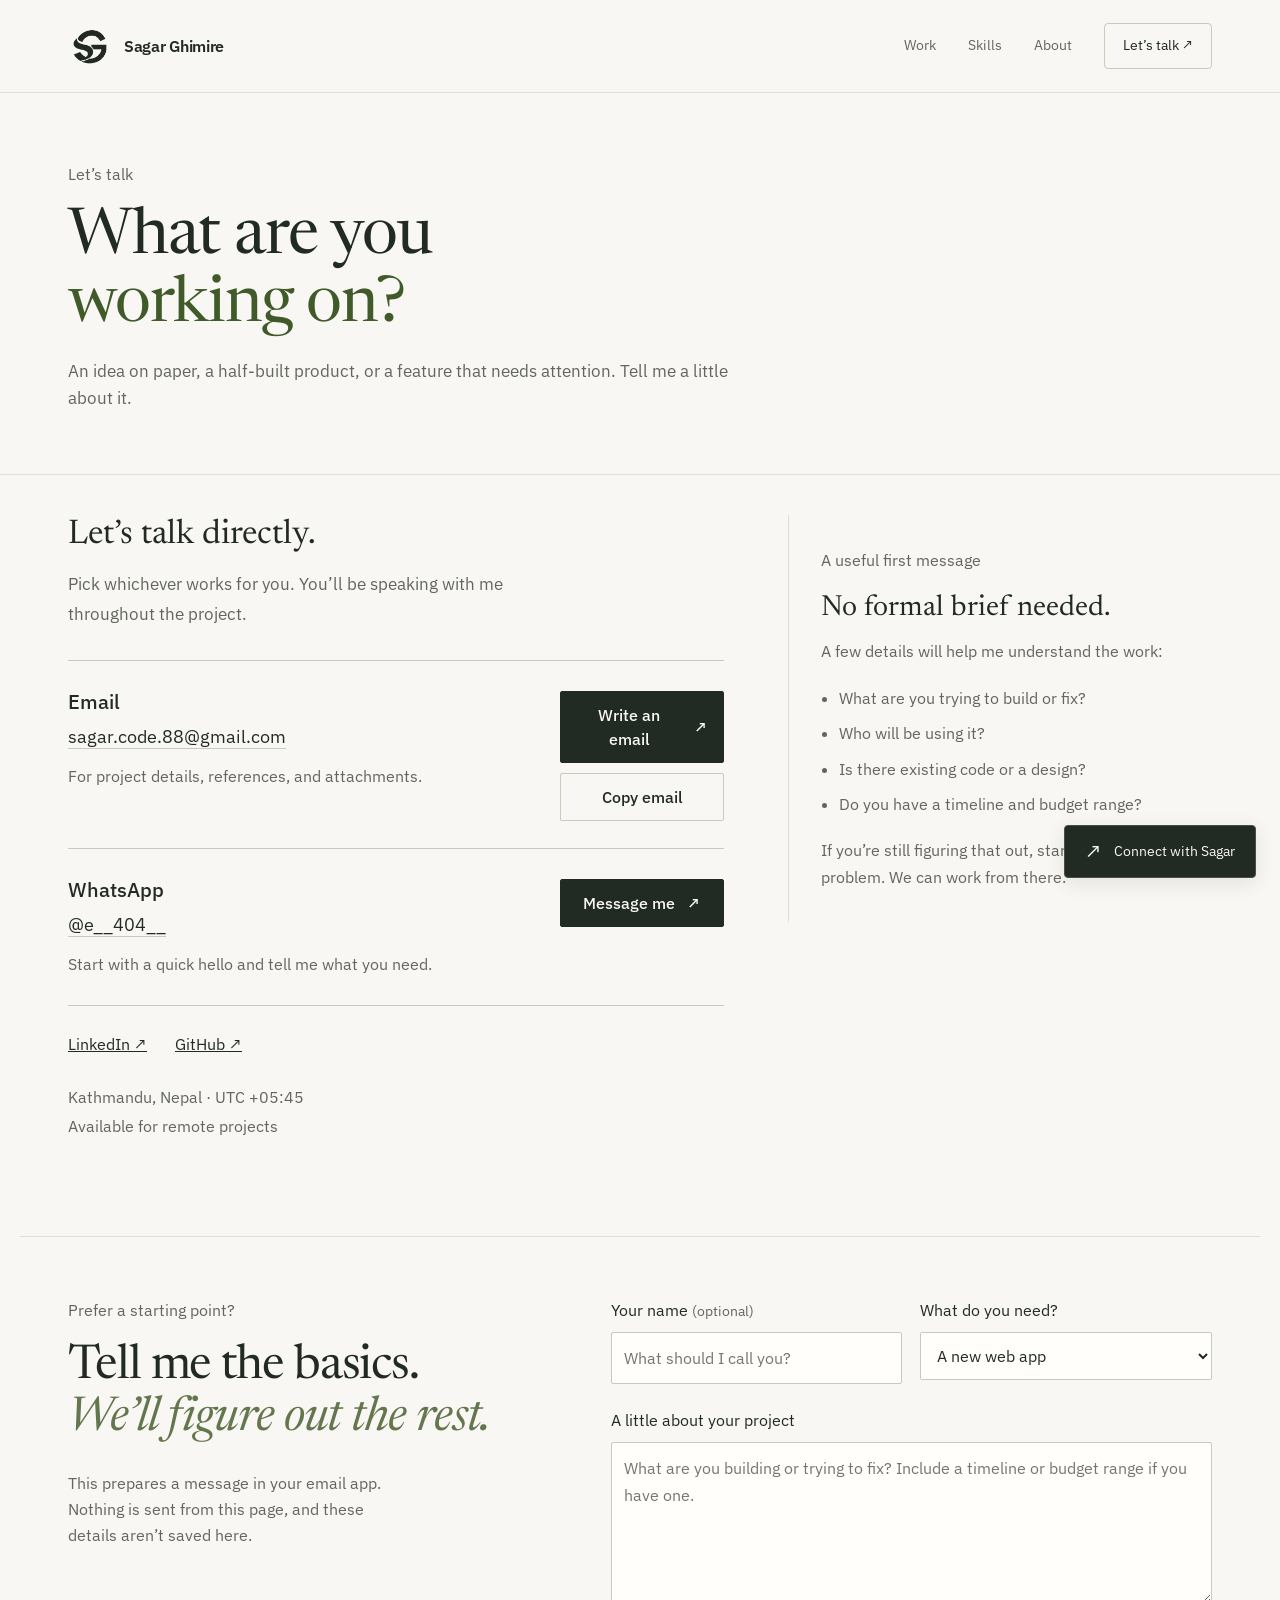
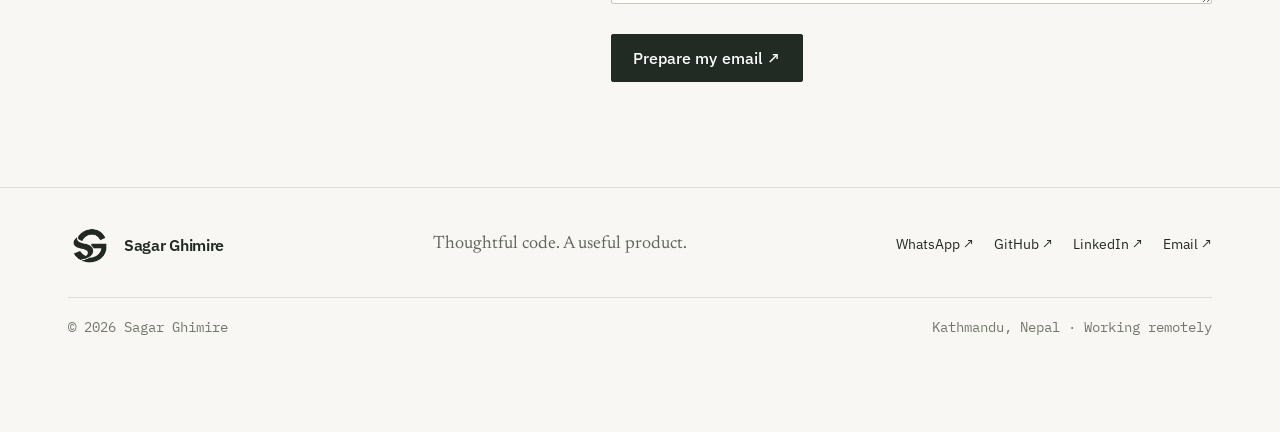
<file: contact.html>
<!DOCTYPE html>
<html lang="en">
<head>
    <meta charset="UTF-8">
    <meta name="viewport" content="width=device-width, initial-scale=1.0">
    <title>Contact | Sagar Ghimire</title>
    <meta name="description" content="Discuss a web app, API, real-time feature, or deployment project with Sagar Ghimire in Kathmandu, Nepal.">
    <meta name="theme-color" content="#f8f7f3">
    <link rel="canonical" href="https://sghimrie.com.np/contact.html">
    <meta property="og:type" content="website">
    <meta property="og:site_name" content="Sagar Ghimire">
    <meta property="og:title" content="Sagar Ghimire | Contact">
    <meta property="og:description" content="Contact Sagar Ghimire for freelance web development, APIs, chat and video features, or a web app security check. Based in Kathmandu, Nepal.">
    <meta property="og:url" content="https://sghimrie.com.np/contact.html">
    <meta property="og:image" content="https://sghimrie.com.np/img.jpg">
    <meta name="twitter:card" content="summary_large_image">
    <meta name="google-adsense-account" content="ca-pub-4592436505571114">
    <link rel="icon" type="image/png" href="assets/brand/sagar-ghimire-logo.png">
    <link rel="preconnect" href="https://fonts.googleapis.com">
    <link rel="preconnect" href="https://fonts.gstatic.com" crossorigin>
    <link href="https://fonts.googleapis.com/css2?family=Newsreader:ital,opsz,wght@0,6..72,400;0,6..72,500;0,6..72,600;1,6..72,400&family=IBM+Plex+Sans:wght@400;500;600&family=IBM+Plex+Mono:wght@400;500&display=swap" rel="stylesheet">
    <script>document.documentElement.classList.add('js');</script>
    <link rel="stylesheet" href="assets/css/style.css">
    <link rel="stylesheet" href="assets/css/contact.css">
</head>
<body>
<a class="skip-link" href="#main">Skip to content</a>
<nav id="nav">
<div class="nav-inner">
<a class="brand" href="index.html" aria-label="Sagar Ghimire home">
<img class="brand-logo" src="assets/brand/sagar-ghimire-logo.png" width="44" height="44" alt=""> Sagar Ghimire</a>
<button class="nav-toggle" aria-label="Open navigation" aria-expanded="false" aria-controls="navigation">
<span>
</span>
<span>
</span>
<span>
</span>
</button>
<div class="nav-menu" id="navigation">
<a href="projects.html">Work</a>
<a href="skills.html">Skills</a>
<a href="about.html">About</a>
<a class="nav-cta" href="contact.html">Let’s talk <span aria-hidden="true">↗</span>
</a>
</div>
</div>
</nav>
<main id="main">
<header class="page-hero">
<div class="container">
<p class="eyebrow">Let’s talk</p>
<h1>What are you<br>
<span class="grad">working on?</span>
</h1>
<p class="lead">An idea on paper, a half-built product, or a feature that needs attention. Tell me a little about it.</p>
</div>
</header>
<section class="section container contact-layout">
<div class="direct-contact">
<h2>Let’s talk directly.</h2>
<p class="direct-contact-intro">Pick whichever works for you. You’ll be speaking with me throughout the project.</p>

<div class="contact-method">
  <div class="contact-method-info">
    <h3>Email</h3>
    <a class="contact-address" href="mailto:sagar.code.88@gmail.com">sagar.code.88@gmail.com</a>
    <p>For project details, references, and attachments.</p>
  </div>
  <div class="contact-method-actions">
    <a class="contact-action contact-action-primary" href="mailto:sagar.code.88@gmail.com?subject=Let%E2%80%99s%20talk%20about%20a%20project">Write an email <span aria-hidden="true">↗</span></a>
    <button class="contact-action contact-action-copy" type="button" data-copy="sagar.code.88@gmail.com" aria-live="polite">Copy email</button>
  </div>
</div>

<div class="contact-method">
  <div class="contact-method-info">
    <h3>WhatsApp</h3>
    <a class="contact-address" href="https://wa.me/e__404__?text=Hello" target="_blank" rel="noopener noreferrer">@e__404__</a>
    <p>Start with a quick hello and tell me what you need.</p>
  </div>
  <div class="contact-method-actions">
    <a class="contact-action contact-action-primary" href="https://wa.me/e__404__?text=Hello" target="_blank" rel="noopener noreferrer">Message me <span aria-hidden="true">↗</span></a>
  </div>
</div>

<div class="contact-elsewhere">
  <a href="https://www.linkedin.com/in/sagar-ghimire-191a28345/" target="_blank" rel="noopener noreferrer">LinkedIn ↗</a>
  <a href="https://github.com/e404x" target="_blank" rel="noopener noreferrer">GitHub ↗</a>
</div>
<p class="contact-location">Kathmandu, Nepal · UTC +05:45<br>Available for remote projects</p>
</div>
<aside class="brief-note">
<p class="eyebrow">A useful first message</p>
<h2>No formal brief needed.</h2>
<p>A few details will help me understand the work:</p>
<ul>
<li>What are you trying to build or fix?</li>
<li>Who will be using it?</li>
<li>Is there existing code or a design?</li>
<li>Do you have a timeline and budget range?</li>
</ul>
<p>If you’re still figuring that out, start with the problem. We can work from there.</p>
</aside>
</section>
<section class="container enquiry-section" id="project-brief">
<div>
<p class="eyebrow">Prefer a starting point?</p>
<h2 class="section-title">Tell me the basics.<br>
<em>We’ll figure out the rest.</em>
</h2>
<p>This prepares a message in your email app. Nothing is sent from this page, and these details aren’t saved here.</p>
</div>
<noscript><p>Please <a href="mailto:sagar.code.88@gmail.com">email Sagar directly</a> to discuss your project.</p></noscript>
<form class="enquiry-form" hidden>
<div class="form-pair">
<div>
<label for="enquiry-name">Your name <span>(optional)</span>
</label>
<input id="enquiry-name" name="name" autocomplete="name" maxlength="100" placeholder="What should I call you?">
</div>
<div>
<label for="enquiry-type">What do you need?</label>
<select id="enquiry-type" name="type">
<option>A new web app</option>
<option>Backend or API development</option>
<option>Chat or video features</option>
<option>A fix or deployment help</option>
<option>Something else</option>
</select>
</div>
</div>
<label for="enquiry-message">A little about your project</label>
<textarea id="enquiry-message" name="message" rows="5" required maxlength="6000" placeholder="What are you building or trying to fix? Include a timeline or budget range if you have one.">
</textarea>
<button class="btn btn-primary" type="submit">Prepare my email ↗</button>
<p class="draft-status" role="status">
</p>
<div class="draft-fallback" hidden>
<label for="enquiry-draft">Your message, ready to copy</label>
<textarea id="enquiry-draft" rows="7" readonly>
</textarea>
<p>Mail app didn’t open? Copy this message and send it to <a href="mailto:sagar.code.88@gmail.com">sagar.code.88@gmail.com</a> from your usual email service.</p>
</div>
</form>
</section>
</main>
<footer>
<div class="container">
<div class="footer-top">
<a class="brand" href="index.html">
<img class="brand-logo" src="assets/brand/sagar-ghimire-logo.png" width="44" height="44" alt=""> Sagar Ghimire</a>
<p>Thoughtful code. A useful product.</p>
<div class="footer-social">
<a href="https://wa.me/e__404__?text=Hello" target="_blank" rel="noopener noreferrer">WhatsApp ↗</a>
<a href="https://github.com/e404x" target="_blank" rel="noopener">GitHub ↗</a>
<a href="https://www.linkedin.com/in/sagar-ghimire-191a28345/" target="_blank" rel="noopener">LinkedIn ↗</a>
<a href="mailto:sagar.code.88@gmail.com">Email ↗</a>
</div>
</div>
<div class="foot-bottom">
<span>© <span data-year>2026</span> Sagar Ghimire</span>
<span>Kathmandu, Nepal · Working remotely</span>
</div>
</div>
</footer>
<details class="quick-connect">
<summary>
<span aria-hidden="true">↗</span> Connect with Sagar</summary>
<div class="connect-panel">
<p class="eyebrow">Let’s make a start</p>
<h2>Have a project in mind?</h2>
<p>You don’t need a polished brief. A few lines about what you need are enough.</p>
<a class="connect-email" href="mailto:sagar.code.88@gmail.com">Email Sagar <span aria-hidden="true">↗</span>
</a>
<div class="connect-copy-row">
<span>sagar.code.88@gmail.com</span>
<button type="button" data-copy="sagar.code.88@gmail.com" aria-live="polite">Copy email</button>
</div>
<a class="connect-secondary whatsapp-link" href="https://wa.me/e__404__?text=Hello" target="_blank" rel="noopener noreferrer">Message me on WhatsApp ↗</a>
<a class="connect-secondary" href="https://www.linkedin.com/in/sagar-ghimire-191a28345/" target="_blank" rel="noopener">Connect on LinkedIn ↗</a>
<a class="connect-secondary" href="contact.html#project-brief">Help me write a project enquiry →</a>
</div>
</details>
<script src="assets/js/main.js">
</script>
</body>
</html>
</file>
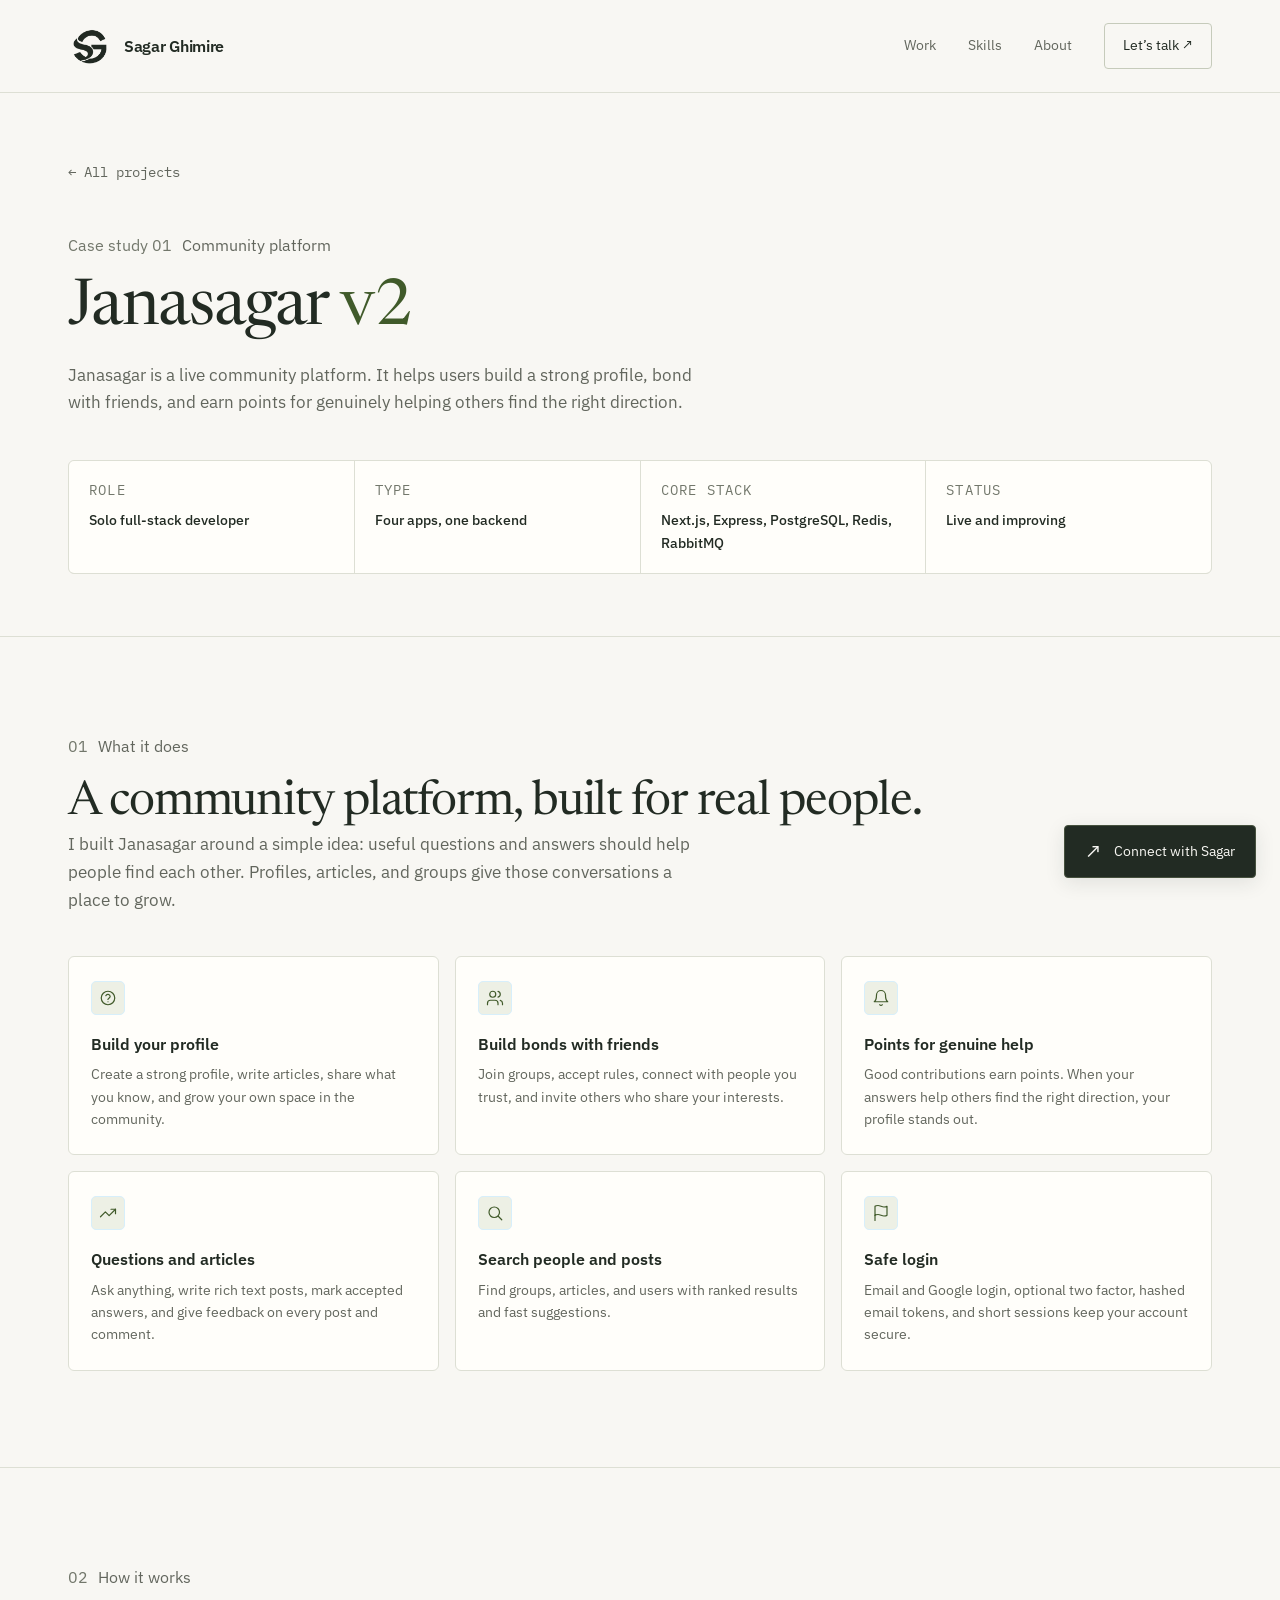
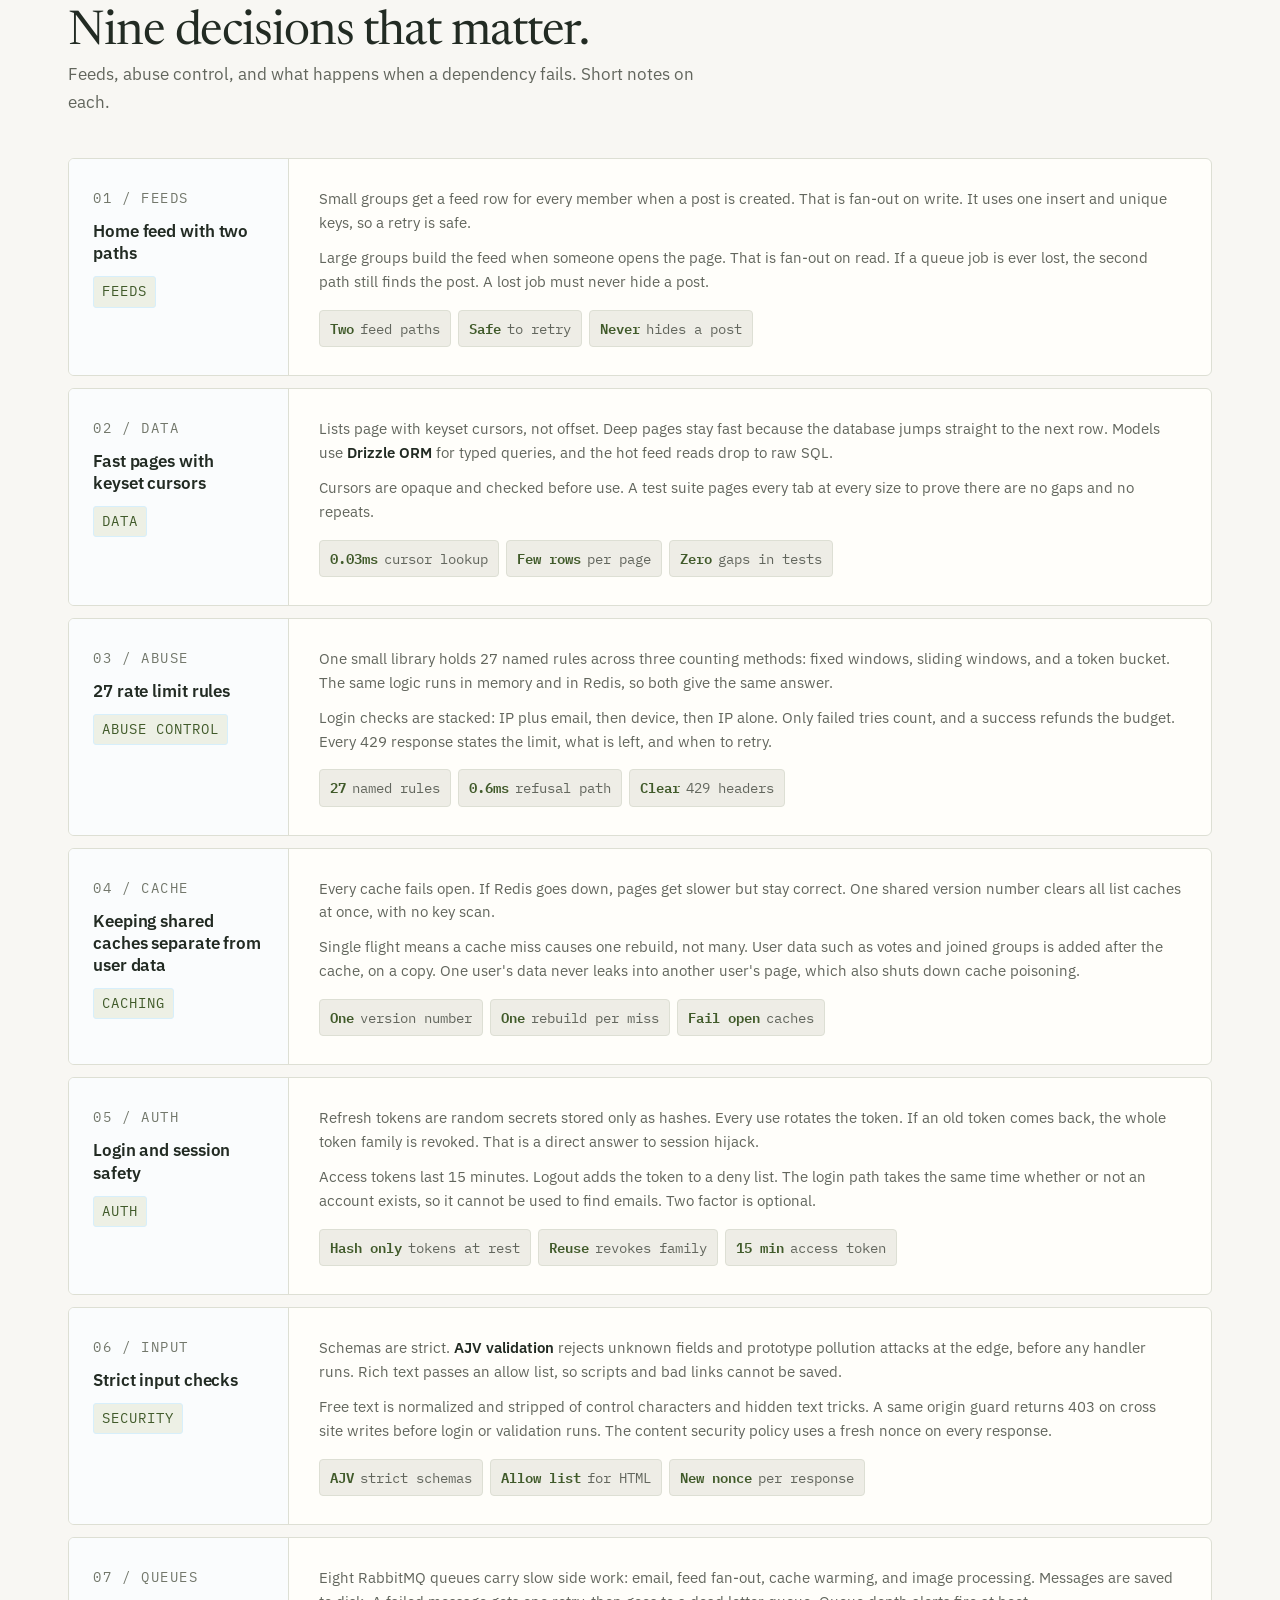
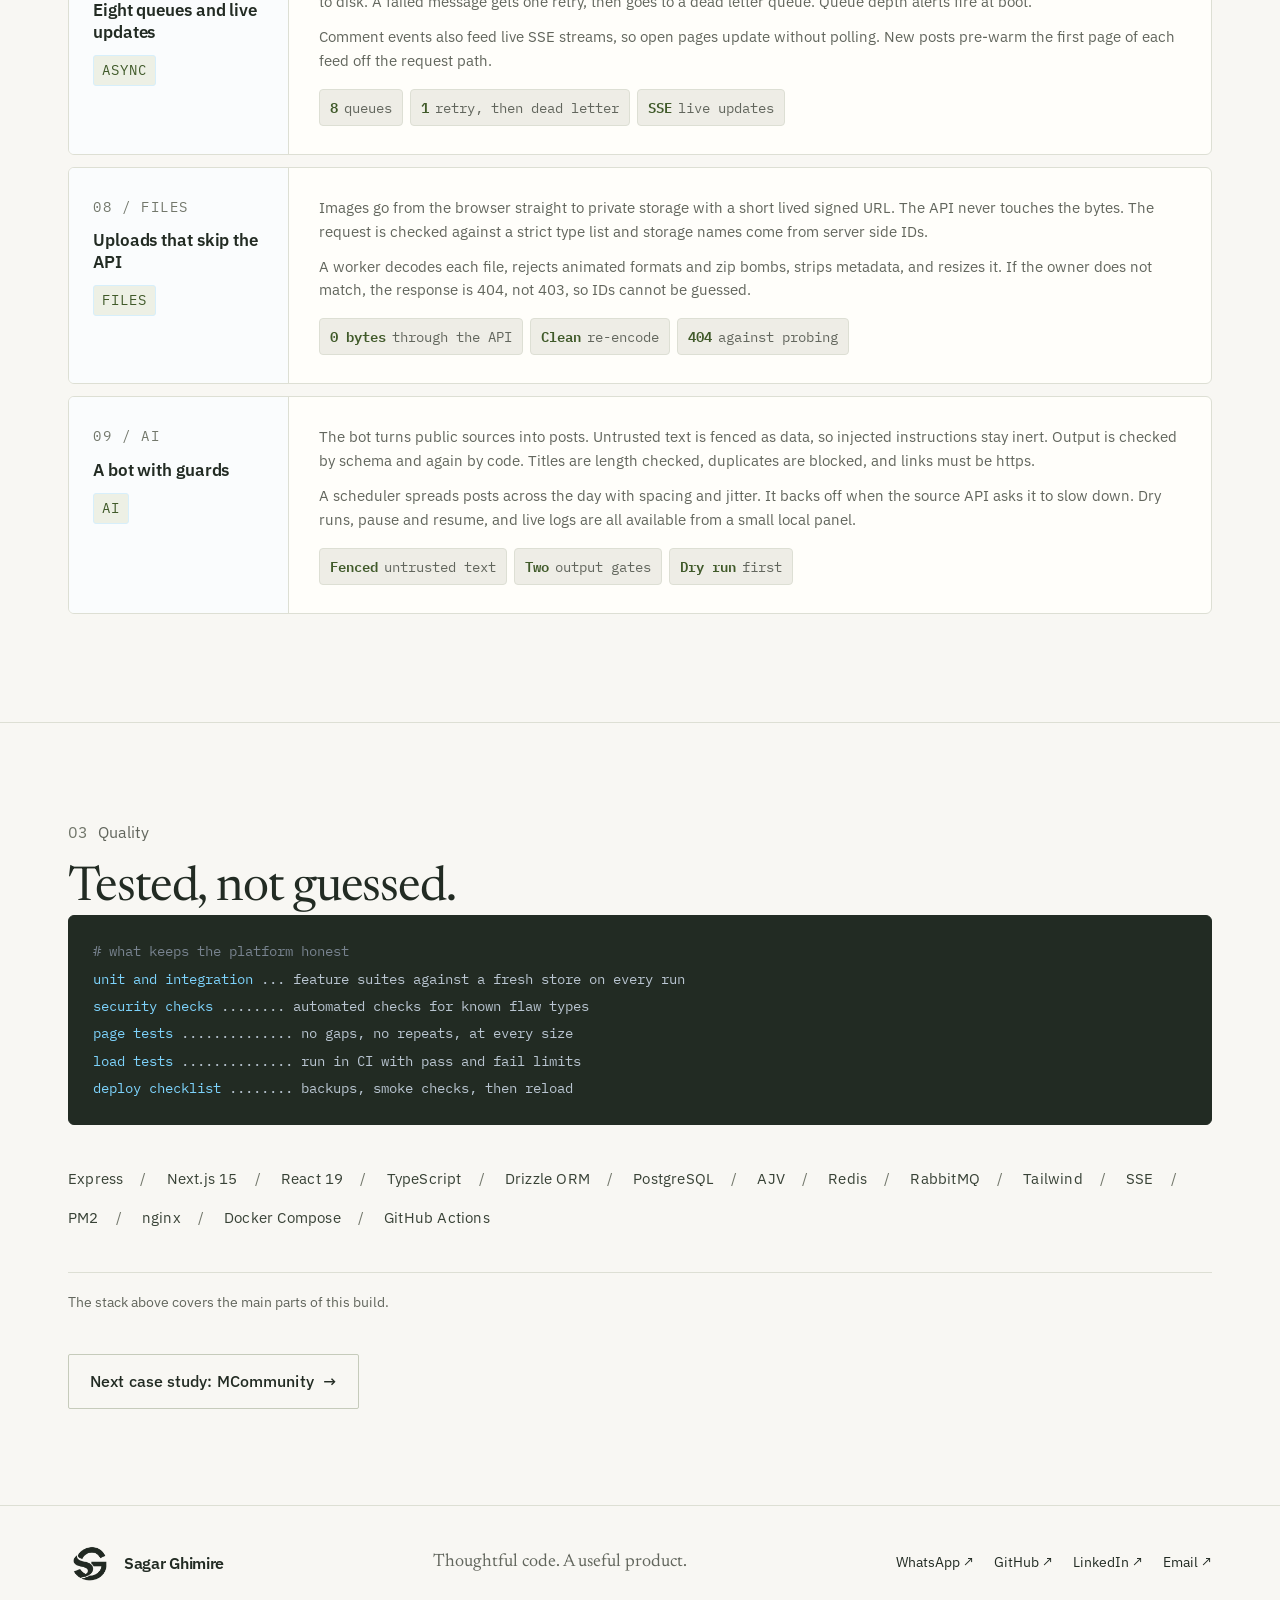
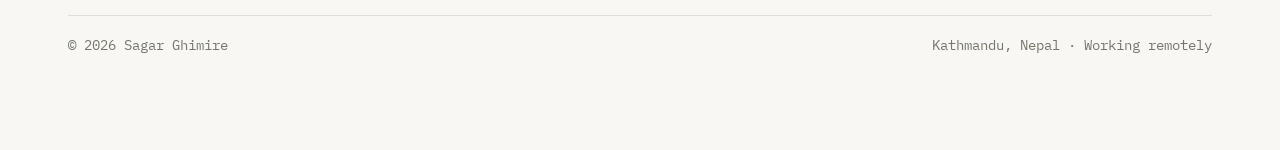
<file: project-janasagar.html>
<!DOCTYPE html>
<html lang="en">
<head>
    <meta charset="UTF-8">
    <meta name="viewport" content="width=device-width, initial-scale=1.0">
    <title>Janasagar v2 Case Study | Sagar Ghimire</title>
    <meta name="description" content="How I built Janasagar v2, a community Q&A platform with a hybrid feed, strict AJV validation, 27 rate limit rules, secure sessions, and 8 background queues.">
    <meta name="theme-color" content="#f8f7f3">
    <link rel="canonical" href="https://sghimrie.com.np/project-janasagar.html">
    <meta property="og:type" content="website">
    <meta property="og:site_name" content="Sagar Ghimire">
    <meta property="og:title" content="Sagar Ghimire | Janasagar v2 Case Study">
    <meta property="og:description" content="How I built Janasagar v2, a community Q&A platform with a hybrid feed, strict AJV validation, 27 rate limit rules, secure sessions, and 8 background queues.">
    <meta property="og:url" content="https://sghimrie.com.np/project-janasagar.html">
    <meta property="og:image" content="https://sghimrie.com.np/img.jpg">
    <meta name="twitter:card" content="summary_large_image">
    <meta name="google-adsense-account" content="ca-pub-4592436505571114">
    <link rel="icon" type="image/png" href="assets/brand/sagar-ghimire-logo.png">
    <link rel="preconnect" href="https://fonts.googleapis.com">
    <link rel="preconnect" href="https://fonts.gstatic.com" crossorigin>
    <link href="https://fonts.googleapis.com/css2?family=Newsreader:ital,opsz,wght@0,6..72,400;0,6..72,500;0,6..72,600;1,6..72,400&family=IBM+Plex+Sans:wght@400;500;600&family=IBM+Plex+Mono:wght@400;500&display=swap" rel="stylesheet">
    <script>document.documentElement.classList.add('js');</script>
    <link rel="stylesheet" href="assets/css/style.css">
</head>
<body>
    <div class="bg-fx">
</div>

    <a class="skip-link" href="#main">Skip to content</a>
<nav id="nav">
<div class="nav-inner">
<a class="brand" href="index.html" aria-label="Sagar Ghimire home">
<img class="brand-logo" src="assets/brand/sagar-ghimire-logo.png" width="44" height="44" alt=""> Sagar Ghimire</a>
<button class="nav-toggle" aria-label="Open navigation" aria-expanded="false" aria-controls="navigation">
<span>
</span>
<span>
</span>
<span>
</span>
</button>
<div class="nav-menu" id="navigation">
<a href="projects.html">Work</a>
<a href="skills.html">Skills</a>
<a href="about.html">About</a>
<a class="nav-cta" href="contact.html">Let’s talk <span aria-hidden="true">↗</span>
</a>
</div>
</div>
</nav>

    <main id="main">
<header class="page-hero">
        <div class="container">
            <a class="back-link" href="projects.html" style="margin-bottom: 28px; display: flex; width: fit-content;">← All projects</a>
            <span class="eyebrow" style="margin-top: 20px;">
<span class="num">Case study 01</span> Community platform</span>
            <h1>Janasagar <span class="grad">v2</span>
</h1>
            <p class="lead">Janasagar is a live community platform. It helps users build a strong profile, bond with friends, and earn points for genuinely helping others find the right direction.</p>
            <div class="meta-grid">
                <div class="meta-cell">
<div class="k">Role</div>
<div class="v">Solo full-stack developer</div>
</div>
                <div class="meta-cell">
<div class="k">Type</div>
<div class="v">Four apps, one backend</div>
</div>
                <div class="meta-cell">
<div class="k">Core stack</div>
<div class="v">Next.js, Express, PostgreSQL, Redis, RabbitMQ</div>
</div>
                <div class="meta-cell">
<div class="k">Status</div>
<div class="v">Live and improving</div>
</div>
            </div>
        </div>
    </header>

    <!-- WHAT IT DOES -->
    <section class="section">
        <div class="container">
            <div class="reveal">
                <span class="eyebrow">
<span class="num">01</span> What it does</span>
                <h2 class="section-title">A community platform, built for real people.</h2>
                <p class="section-sub">I built Janasagar around a simple idea: useful questions and answers should help people find each other. Profiles, articles, and groups give those conversations a place to grow.</p>
            </div>
            <div class="fgrid">
                <div class="fcard reveal">
<div class="ico">
<svg viewBox="0 0 24 24" aria-hidden="true">
<circle cx="12" cy="12" r="9"/>
<path d="M9.1 9a3 3 0 0 1 5.8 1c0 2-3 2.5-3 4"/>
<path d="M12 17h.01"/>
</svg>
</div>
<h4>Build your profile</h4>
<p>Create a strong profile, write articles, share what you know, and grow your own space in the community.</p>
</div>
                <div class="fcard reveal">
<div class="ico">
<svg viewBox="0 0 24 24" aria-hidden="true">
<path d="M16 21v-2a4 4 0 0 0-4-4H6a4 4 0 0 0-4 4v2"/>
<circle cx="9" cy="7" r="4"/>
<path d="M22 21v-2a4 4 0 0 0-3-3.87"/>
<path d="M16 3.13a4 4 0 0 1 0 7.75"/>
</svg>
</div>
<h4>Build bonds with friends</h4>
<p>Join groups, accept rules, connect with people you trust, and invite others who share your interests.</p>
</div>
                <div class="fcard reveal">
<div class="ico">
<svg viewBox="0 0 24 24" aria-hidden="true">
<path d="M18 8a6 6 0 1 0-12 0c0 7-3 9-3 9h18s-3-2-3-9"/>
<path d="M13.7 21a2 2 0 0 1-3.4 0"/>
</svg>
</div>
<h4>Points for genuine help</h4>
<p>Good contributions earn points. When your answers help others find the right direction, your profile stands out.</p>
</div>
                <div class="fcard reveal">
<div class="ico">
<svg viewBox="0 0 24 24" aria-hidden="true">
<polyline points="22 7 13.5 15.5 8.5 10.5 2 17"/>
<polyline points="16 7 22 7 22 13"/>
</svg>
</div>
<h4>Questions and articles</h4>
<p>Ask anything, write rich text posts, mark accepted answers, and give feedback on every post and comment.</p>
</div>
                <div class="fcard reveal">
<div class="ico">
<svg viewBox="0 0 24 24" aria-hidden="true">
<circle cx="11" cy="11" r="7"/>
<line x1="21" y1="21" x2="16.65" y2="16.65"/>
</svg>
</div>
<h4>Search people and posts</h4>
<p>Find groups, articles, and users with ranked results and fast suggestions.</p>
</div>
                <div class="fcard reveal">
<div class="ico">
<svg viewBox="0 0 24 24" aria-hidden="true">
<path d="M4 15s1-1 4-1 5 2 8 2 4-1 4-1V3s-1 1-4 1-5-2-8-2-4 1-4 1z"/>
<line x1="4" y1="22" x2="4" y2="15"/>
</svg>
</div>
<h4>Safe login</h4>
<p>Email and Google login, optional two factor, hashed email tokens, and short sessions keep your account secure.</p>
</div>
            </div>
        </div>
    </section>

    <!-- ARCHITECTURE -->
    <section class="section" style="border-top: 1px solid var(--line);">
        <div class="container">
            <div class="reveal">
                <span class="eyebrow">
<span class="num">02</span> How it works</span>
                <h2 class="section-title">Nine decisions that matter.</h2>
                <p class="section-sub">Feeds, abuse control, and what happens when a dependency fails. Short notes on each.</p>
            </div>

            <div class="dive reveal">
                <div class="dive-side">
<span class="dive-num">01 / FEEDS</span>
<h4>Home feed with two paths</h4>
<span class="tag c">feeds</span>
</div>
                <div class="dive-main">
                    <p>Small groups get a feed row for every member when a post is created. That is fan-out on write. It uses one insert and unique keys, so a retry is safe.</p>
                    <p>Large groups build the feed when someone opens the page. That is fan-out on read. If a queue job is ever lost, the second path still finds the post. A lost job must never hide a post.</p>
                    <div class="metrics">
                        <span class="metric">
<b>Two</b> feed paths</span>
                        <span class="metric">
<b>Safe</b> to retry</span>
                        <span class="metric">
<b>Never</b> hides a post</span>
                    </div>
                </div>
            </div>

            <div class="dive reveal">
                <div class="dive-side">
<span class="dive-num">02 / DATA</span>
<h4>Fast pages with keyset cursors</h4>
<span class="tag c">data</span>
</div>
                <div class="dive-main">
                    <p>Lists page with keyset cursors, not offset. Deep pages stay fast because the database jumps straight to the next row. Models use <strong>Drizzle ORM</strong> for typed queries, and the hot feed reads drop to raw SQL.</p>
                    <p>Cursors are opaque and checked before use. A test suite pages every tab at every size to prove there are no gaps and no repeats.</p>
                    <div class="metrics">
                        <span class="metric">
<b>0.03ms</b> cursor lookup</span>
                        <span class="metric">
<b>Few rows</b> per page</span>
                        <span class="metric">
<b>Zero</b> gaps in tests</span>
                    </div>
                </div>
            </div>

            <div class="dive reveal">
                <div class="dive-side">
<span class="dive-num">03 / ABUSE</span>
<h4>27 rate limit rules</h4>
<span class="tag">abuse control</span>
</div>
                <div class="dive-main">
                    <p>One small library holds 27 named rules across three counting methods: fixed windows, sliding windows, and a token bucket. The same logic runs in memory and in Redis, so both give the same answer.</p>
                    <p>Login checks are stacked: IP plus email, then device, then IP alone. Only failed tries count, and a success refunds the budget. Every 429 response states the limit, what is left, and when to retry.</p>
                    <div class="metrics">
                        <span class="metric">
<b>27</b> named rules</span>
                        <span class="metric">
<b>0.6ms</b> refusal path</span>
                        <span class="metric">
<b>Clear</b> 429 headers</span>
                    </div>
                </div>
            </div>

            <div class="dive reveal">
                <div class="dive-side">
<span class="dive-num">04 / CACHE</span>
<h4>Keeping shared caches separate from user data</h4>
<span class="tag c">caching</span>
</div>
                <div class="dive-main">
                    <p>Every cache fails open. If Redis goes down, pages get slower but stay correct. One shared version number clears all list caches at once, with no key scan.</p>
                    <p>Single flight means a cache miss causes one rebuild, not many. User data such as votes and joined groups is added after the cache, on a copy. One user's data never leaks into another user's page, which also shuts down cache poisoning.</p>
                    <div class="metrics">
                        <span class="metric">
<b>One</b> version number</span>
                        <span class="metric">
<b>One</b> rebuild per miss</span>
                        <span class="metric">
<b>Fail open</b> caches</span>
                    </div>
                </div>
            </div>

            <div class="dive reveal">
                <div class="dive-side">
<span class="dive-num">05 / AUTH</span>
<h4>Login and session safety</h4>
<span class="tag">auth</span>
</div>
                <div class="dive-main">
                    <p>Refresh tokens are random secrets stored only as hashes. Every use rotates the token. If an old token comes back, the whole token family is revoked. That is a direct answer to session hijack.</p>
                    <p>Access tokens last 15 minutes. Logout adds the token to a deny list. The login path takes the same time whether or not an account exists, so it cannot be used to find emails. Two factor is optional.</p>
                    <div class="metrics">
                        <span class="metric">
<b>Hash only</b> tokens at rest</span>
                        <span class="metric">
<b>Reuse</b> revokes family</span>
                        <span class="metric">
<b>15 min</b> access token</span>
                    </div>
                </div>
            </div>

            <div class="dive reveal">
                <div class="dive-side">
<span class="dive-num">06 / INPUT</span>
<h4>Strict input checks</h4>
<span class="tag">security</span>
</div>
                <div class="dive-main">
                    <p>Schemas are strict. <strong>AJV validation</strong> rejects unknown fields and prototype pollution attacks at the edge, before any handler runs. Rich text passes an allow list, so scripts and bad links cannot be saved.</p>
                    <p>Free text is normalized and stripped of control characters and hidden text tricks. A same origin guard returns 403 on cross site writes before login or validation runs. The content security policy uses a fresh nonce on every response.</p>
                    <div class="metrics">
                        <span class="metric">
<b>AJV</b> strict schemas</span>
                        <span class="metric">
<b>Allow list</b> for HTML</span>
                        <span class="metric">
<b>New nonce</b> per response</span>
                    </div>
                </div>
            </div>

            <div class="dive reveal">
                <div class="dive-side">
<span class="dive-num">07 / QUEUES</span>
<h4>Eight queues and live updates</h4>
<span class="tag c">async</span>
</div>
                <div class="dive-main">
                    <p>Eight RabbitMQ queues carry slow side work: email, feed fan-out, cache warming, and image processing. Messages are saved to disk. A failed message gets one retry, then goes to a dead letter queue. Queue depth alerts fire at boot.</p>
                    <p>Comment events also feed live SSE streams, so open pages update without polling. New posts pre-warm the first page of each feed off the request path.</p>
                    <div class="metrics">
                        <span class="metric">
<b>8</b> queues</span>
                        <span class="metric">
<b>1</b> retry, then dead letter</span>
                        <span class="metric">
<b>SSE</b> live updates</span>
                    </div>
                </div>
            </div>

            <div class="dive reveal">
                <div class="dive-side">
<span class="dive-num">08 / FILES</span>
<h4>Uploads that skip the API</h4>
<span class="tag c">files</span>
</div>
                <div class="dive-main">
                    <p>Images go from the browser straight to private storage with a short lived signed URL. The API never touches the bytes. The request is checked against a strict type list and storage names come from server side IDs.</p>
                    <p>A worker decodes each file, rejects animated formats and zip bombs, strips metadata, and resizes it. If the owner does not match, the response is 404, not 403, so IDs cannot be guessed.</p>
                    <div class="metrics">
                        <span class="metric">
<b>0 bytes</b> through the API</span>
                        <span class="metric">
<b>Clean</b> re-encode</span>
                        <span class="metric">
<b>404</b> against probing</span>
                    </div>
                </div>
            </div>

            <div class="dive reveal">
                <div class="dive-side">
<span class="dive-num">09 / AI</span>
<h4>A bot with guards</h4>
<span class="tag">ai</span>
</div>
                <div class="dive-main">
                    <p>The bot turns public sources into posts. Untrusted text is fenced as data, so injected instructions stay inert. Output is checked by schema and again by code. Titles are length checked, duplicates are blocked, and links must be https.</p>
                    <p>A scheduler spreads posts across the day with spacing and jitter. It backs off when the source API asks it to slow down. Dry runs, pause and resume, and live logs are all available from a small local panel.</p>
                    <div class="metrics">
                        <span class="metric">
<b>Fenced</b> untrusted text</span>
                        <span class="metric">
<b>Two</b> output gates</span>
                        <span class="metric">
<b>Dry run</b> first</span>
                    </div>
                </div>
            </div>
        </div>
    </section>

    <!-- QUALITY -->
    <section class="section" style="border-top: 1px solid var(--line);">
        <div class="container">
            <div class="reveal">
                <span class="eyebrow">
<span class="num">03</span> Quality</span>
                <h2 class="section-title">Tested, not guessed.</h2>
            </div>
            <div class="codebox reveal">
                <span class="c"># what keeps the platform honest</span>
<br>
                <span class="p">unit and integration</span> ... feature suites against a fresh store on every run<br>
                <span class="p">security checks</span> ........ automated checks for known flaw types<br>
                <span class="p">page tests</span> .............. no gaps, no repeats, at every size<br>
                <span class="p">load tests</span> .............. run in CI with pass and fail limits<br>
                <span class="p">deploy checklist</span> ........ backups, smoke checks, then reload
            </div>
            <div class="chips mt-40 reveal" style="gap: 10px;">
                <span class="chip">Express</span>
<span class="chip">Next.js 15</span>
<span class="chip">React 19</span>
<span class="chip">TypeScript</span>
<span class="chip">Drizzle ORM</span>
<span class="chip">PostgreSQL</span>
<span class="chip">AJV</span>
<span class="chip">Redis</span>
<span class="chip">RabbitMQ</span>
<span class="chip">Tailwind</span>
<span class="chip">SSE</span>
<span class="chip">PM2</span>
<span class="chip">nginx</span>
<span class="chip">Docker Compose</span>
<span class="chip">GitHub Actions</span>
            </div>
            <!-- PRIVACY NOTE -->
            <div class="privacy-note">
                <p>The stack above covers the main parts of this build.</p>
            </div>

            <a class="btn btn-ghost mt-40 reveal" href="project-mcommunity.html">Next case study: MCommunity <span class="arr">→</span>
</a>
        </div>
    </section>

    </main>
<footer>
<div class="container">
<div class="footer-top">
<a class="brand" href="index.html">
<img class="brand-logo" src="assets/brand/sagar-ghimire-logo.png" width="44" height="44" alt=""> Sagar Ghimire</a>
<p>Thoughtful code. A useful product.</p>
<div class="footer-social">
<a href="https://wa.me/e__404__?text=Hello" target="_blank" rel="noopener noreferrer">WhatsApp ↗</a>
<a href="https://github.com/e404x" target="_blank" rel="noopener">GitHub ↗</a>
<a href="https://www.linkedin.com/in/sagar-ghimire-191a28345/" target="_blank" rel="noopener">LinkedIn ↗</a>
<a href="mailto:sagar.code.88@gmail.com">Email ↗</a>
</div>
</div>
<div class="foot-bottom">
<span>© <span data-year>2026</span> Sagar Ghimire</span>
<span>Kathmandu, Nepal · Working remotely</span>
</div>
</div>
</footer>
<details class="quick-connect">
<summary>
<span aria-hidden="true">↗</span> Connect with Sagar</summary>
<div class="connect-panel">
<p class="eyebrow">Let’s make a start</p>
<h2>Have a project in mind?</h2>
<p>You don’t need a polished brief. A few lines about what you need are enough.</p>
<a class="connect-email" href="mailto:sagar.code.88@gmail.com">Email Sagar <span aria-hidden="true">↗</span>
</a>
<div class="connect-copy-row">
<span>sagar.code.88@gmail.com</span>
<button type="button" data-copy="sagar.code.88@gmail.com" aria-live="polite">Copy email</button>
</div>
<a class="connect-secondary whatsapp-link" href="https://wa.me/e__404__?text=Hello" target="_blank" rel="noopener noreferrer">Message me on WhatsApp ↗</a>
<a class="connect-secondary" href="https://www.linkedin.com/in/sagar-ghimire-191a28345/" target="_blank" rel="noopener">Connect on LinkedIn ↗</a>
<a class="connect-secondary" href="contact.html#project-brief">Help me write a project enquiry →</a>
</div>
</details>
<script src="assets/js/main.js">
</script>
</body>
</html>
</file>
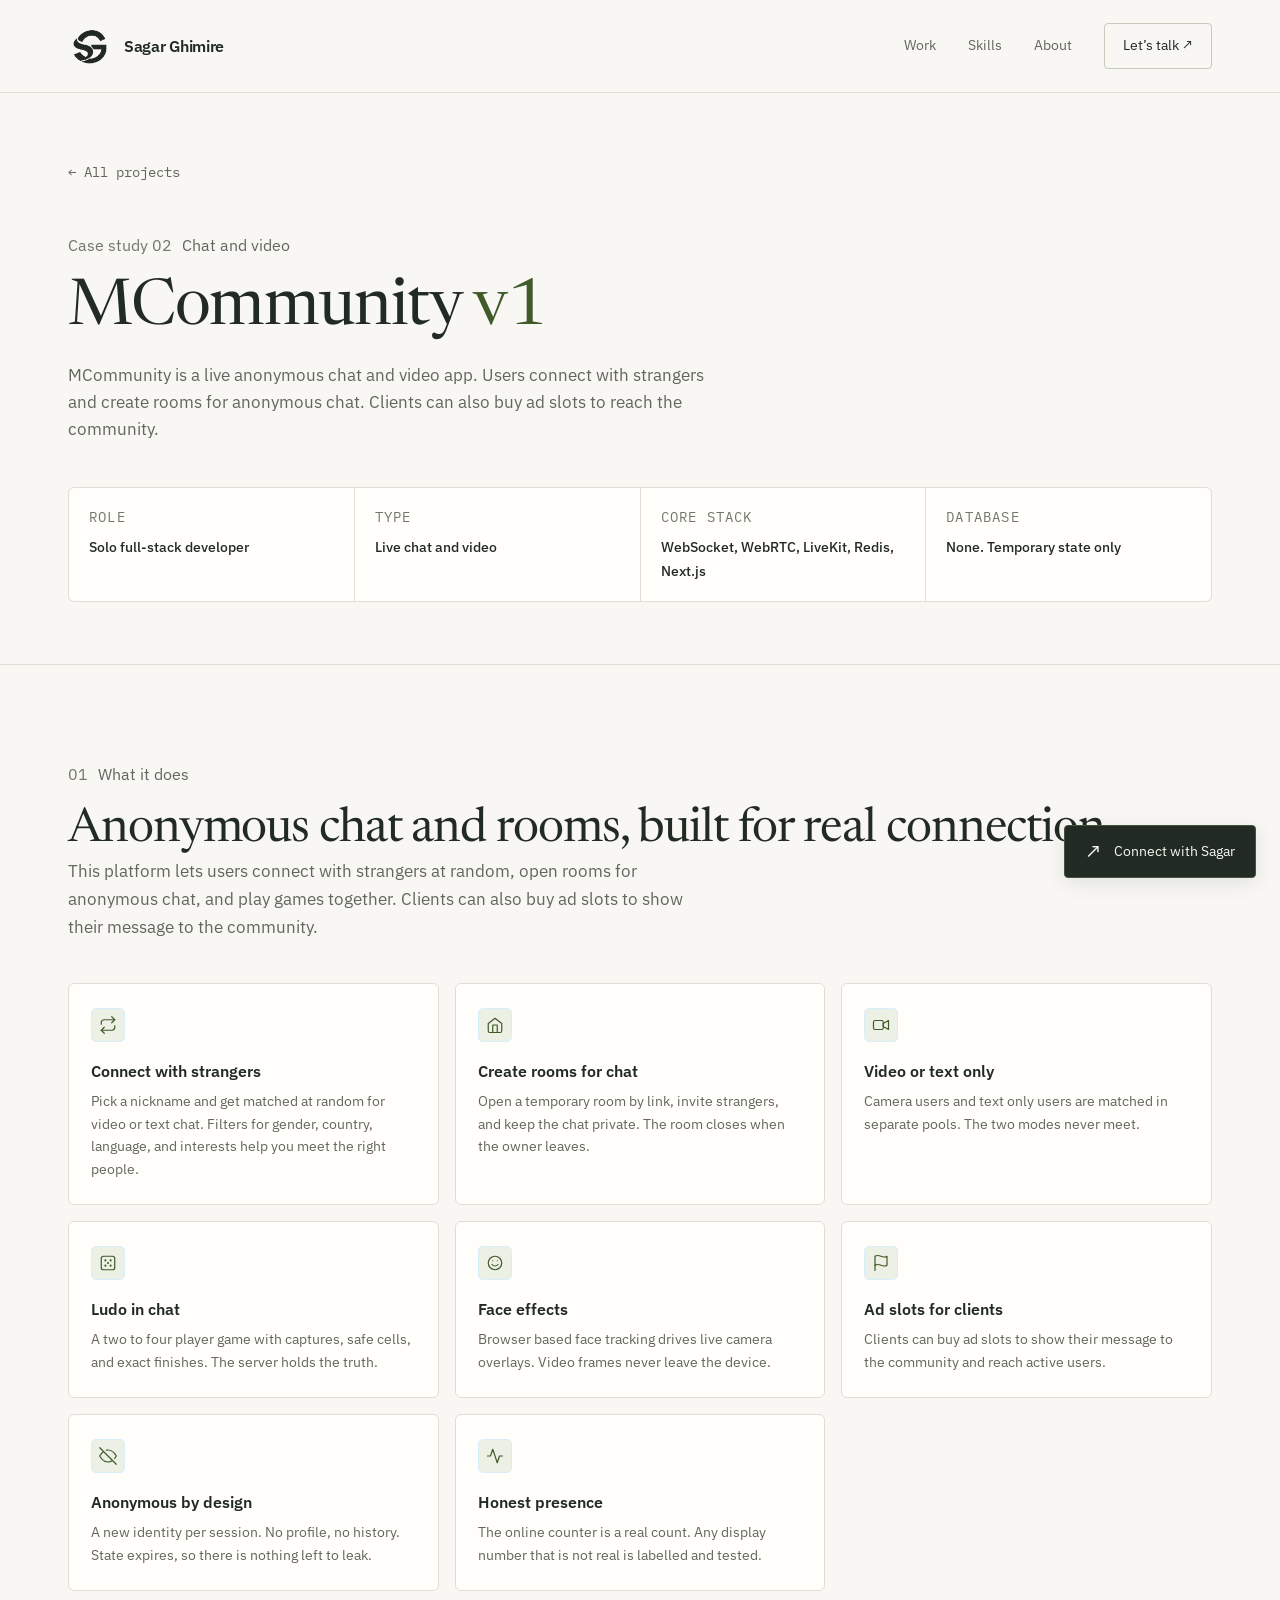
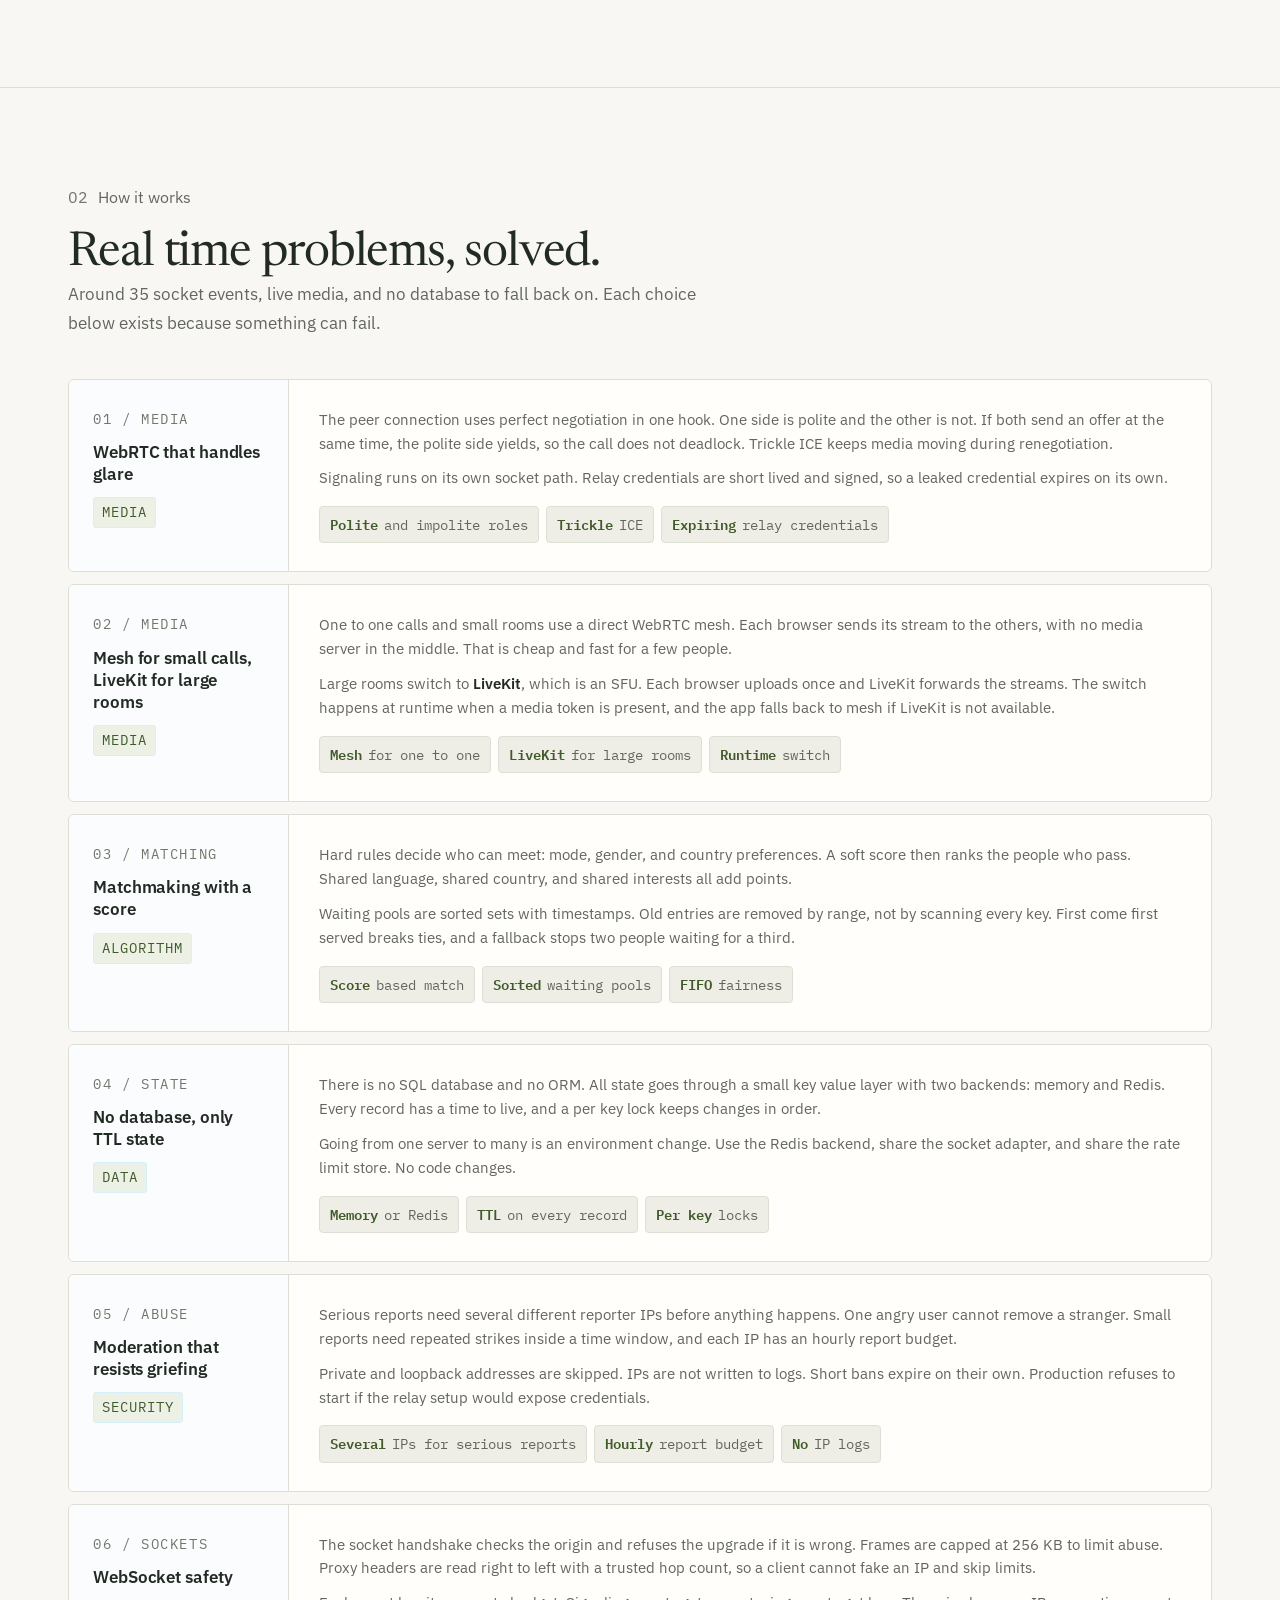
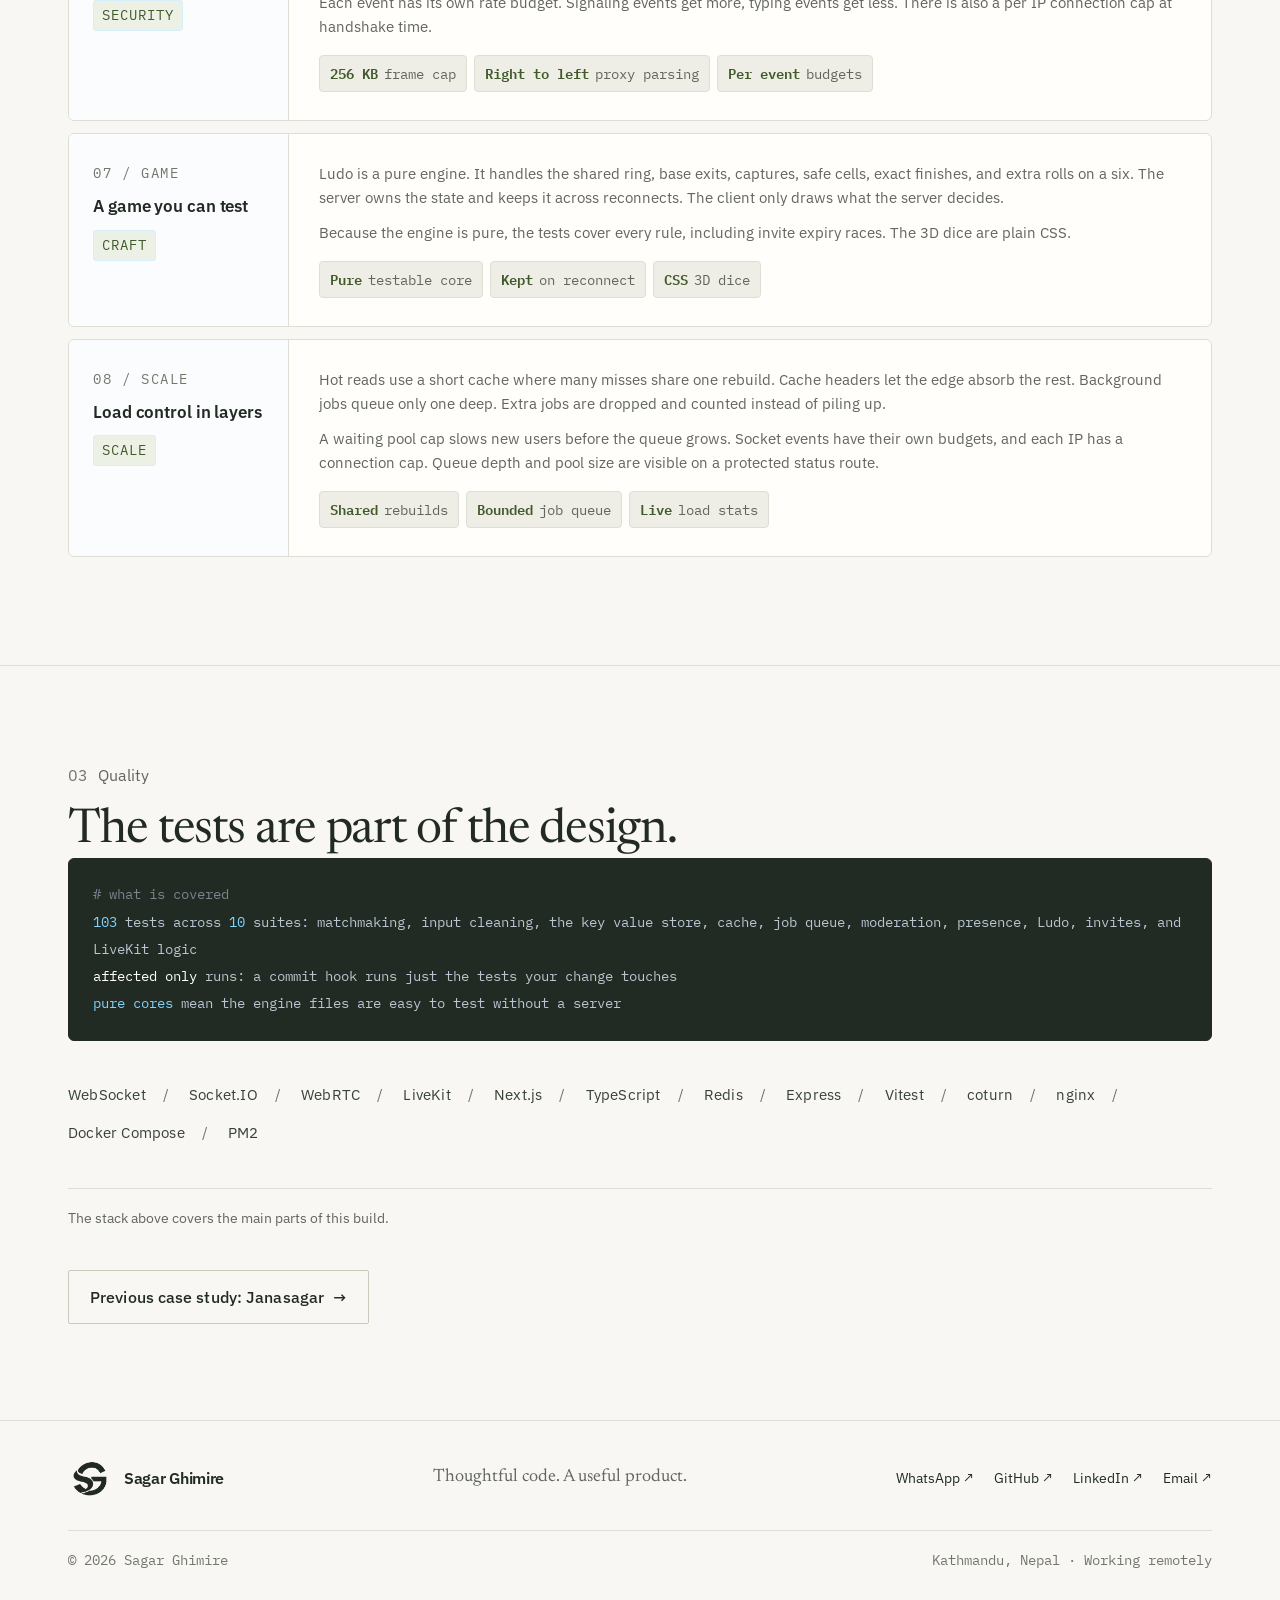
<file: project-mcommunity.html>
<!DOCTYPE html>
<html lang="en">
<head>
    <meta charset="UTF-8">
    <meta name="viewport" content="width=device-width, initial-scale=1.0">
    <title>MCommunity v1 Case Study | Sagar Ghimire</title>
    <meta name="description" content="How I built MCommunity v1, an anonymous chat and video app with WebSocket messages, WebRTC calls, LiveKit rooms, and temporary state in Redis.">
    <meta name="theme-color" content="#f8f7f3">
    <link rel="canonical" href="https://sghimrie.com.np/project-mcommunity.html">
    <meta property="og:type" content="website">
    <meta property="og:site_name" content="Sagar Ghimire">
    <meta property="og:title" content="Sagar Ghimire | MCommunity v1 Case Study">
    <meta property="og:description" content="How I built MCommunity v1, an anonymous chat and video app with WebSocket messages, WebRTC calls, LiveKit rooms, and temporary state in Redis.">
    <meta property="og:url" content="https://sghimrie.com.np/project-mcommunity.html">
    <meta property="og:image" content="https://sghimrie.com.np/img.jpg">
    <meta name="twitter:card" content="summary_large_image">
    <meta name="google-adsense-account" content="ca-pub-4592436505571114">
    <link rel="icon" type="image/png" href="assets/brand/sagar-ghimire-logo.png">
    <link rel="preconnect" href="https://fonts.googleapis.com">
    <link rel="preconnect" href="https://fonts.gstatic.com" crossorigin>
    <link href="https://fonts.googleapis.com/css2?family=Newsreader:ital,opsz,wght@0,6..72,400;0,6..72,500;0,6..72,600;1,6..72,400&family=IBM+Plex+Sans:wght@400;500;600&family=IBM+Plex+Mono:wght@400;500&display=swap" rel="stylesheet">
    <script>document.documentElement.classList.add('js');</script>
    <link rel="stylesheet" href="assets/css/style.css">
</head>
<body>
    <div class="bg-fx">
</div>

    <a class="skip-link" href="#main">Skip to content</a>
<nav id="nav">
<div class="nav-inner">
<a class="brand" href="index.html" aria-label="Sagar Ghimire home">
<img class="brand-logo" src="assets/brand/sagar-ghimire-logo.png" width="44" height="44" alt=""> Sagar Ghimire</a>
<button class="nav-toggle" aria-label="Open navigation" aria-expanded="false" aria-controls="navigation">
<span>
</span>
<span>
</span>
<span>
</span>
</button>
<div class="nav-menu" id="navigation">
<a href="projects.html">Work</a>
<a href="skills.html">Skills</a>
<a href="about.html">About</a>
<a class="nav-cta" href="contact.html">Let’s talk <span aria-hidden="true">↗</span>
</a>
</div>
</div>
</nav>

    <main id="main">
<header class="page-hero">
        <div class="container">
            <a class="back-link" href="projects.html" style="margin-bottom: 28px; display: flex; width: fit-content;">← All projects</a>
            <span class="eyebrow" style="margin-top: 20px;">
<span class="num">Case study 02</span> Chat and video</span>
            <h1>MCommunity <span class="grad">v1</span>
</h1>
            <p class="lead">MCommunity is a live anonymous chat and video app. Users connect with strangers and create rooms for anonymous chat. Clients can also buy ad slots to reach the community.</p>
            <div class="meta-grid">
                <div class="meta-cell">
<div class="k">Role</div>
<div class="v">Solo full-stack developer</div>
</div>
                <div class="meta-cell">
<div class="k">Type</div>
<div class="v">Live chat and video</div>
</div>
                <div class="meta-cell">
<div class="k">Core stack</div>
<div class="v">WebSocket, WebRTC, LiveKit, Redis, Next.js</div>
</div>
                <div class="meta-cell">
<div class="k">Database</div>
<div class="v">None. Temporary state only</div>
</div>
            </div>
        </div>
    </header>

    <!-- WHAT IT DOES -->
    <section class="section">
        <div class="container">
            <div class="reveal">
                <span class="eyebrow">
<span class="num">01</span> What it does</span>
                <h2 class="section-title">Anonymous chat and rooms, built for real connection.</h2>
                <p class="section-sub">This platform lets users connect with strangers at random, open rooms for anonymous chat, and play games together. Clients can also buy ad slots to show their message to the community.</p>
            </div>
            <div class="fgrid">
                <div class="fcard reveal">
<div class="ico">
<svg viewBox="0 0 24 24" aria-hidden="true">
<polyline points="17 1 21 5 17 9"/>
<path d="M3 11V9a4 4 0 0 1 4-4h14"/>
<polyline points="7 23 3 19 7 15"/>
<path d="M21 13v2a4 4 0 0 1-4 4H3"/>
</svg>
</div>
<h4>Connect with strangers</h4>
<p>Pick a nickname and get matched at random for video or text chat. Filters for gender, country, language, and interests help you meet the right people.</p>
</div>
                <div class="fcard reveal">
<div class="ico">
<svg viewBox="0 0 24 24" aria-hidden="true">
<path d="m3 10 9-7 9 7v10a2 2 0 0 1-2 2H5a2 2 0 0 1-2-2z"/>
<polyline points="9 22 9 12 15 12 15 22"/>
</svg>
</div>
<h4>Create rooms for chat</h4>
<p>Open a temporary room by link, invite strangers, and keep the chat private. The room closes when the owner leaves.</p>
</div>
                <div class="fcard reveal">
<div class="ico">
<svg viewBox="0 0 24 24" aria-hidden="true">
<rect x="2" y="6" width="13" height="12" rx="2"/>
<polygon points="15 10 22 6 22 18 15 14"/>
</svg>
</div>
<h4>Video or text only</h4>
<p>Camera users and text only users are matched in separate pools. The two modes never meet.</p>
</div>
                <div class="fcard reveal">
<div class="ico">
<svg viewBox="0 0 24 24" aria-hidden="true">
<rect x="3" y="3" width="18" height="18" rx="3"/>
<circle cx="8.5" cy="8.5" r=".6"/>
<circle cx="15.5" cy="15.5" r=".6"/>
<circle cx="12" cy="12" r=".6"/>
<circle cx="15.5" cy="8.5" r=".6"/>
<circle cx="8.5" cy="15.5" r=".6"/>
</svg>
</div>
<h4>Ludo in chat</h4>
<p>A two to four player game with captures, safe cells, and exact finishes. The server holds the truth.</p>
</div>
                <div class="fcard reveal">
<div class="ico">
<svg viewBox="0 0 24 24" aria-hidden="true">
<circle cx="12" cy="12" r="9"/>
<path d="M8 14s1.5 2 4 2 4-2 4-2"/>
<line x1="9" y1="9" x2="9.01" y2="9"/>
<line x1="15" y1="9" x2="15.01" y2="9"/>
</svg>
</div>
<h4>Face effects</h4>
<p>Browser based face tracking drives live camera overlays. Video frames never leave the device.</p>
</div>
                <div class="fcard reveal">
<div class="ico">
<svg viewBox="0 0 24 24" aria-hidden="true">
<path d="M4 15s1-1 4-1 5 2 8 2 4-1 4-1V3s-1 1-4 1-5-2-8-2-4 1-4 1z"/>
<line x1="4" y1="22" x2="4" y2="15"/>
</svg>
</div>
<h4>Ad slots for clients</h4>
<p>Clients can buy ad slots to show their message to the community and reach active users.</p>
</div>
                <div class="fcard reveal">
<div class="ico">
<svg viewBox="0 0 24 24" aria-hidden="true">
<path d="M17.94 17.94A10.07 10.07 0 0 1 12 20c-7 0-11-8-11-8a18.45 18.45 0 0 1 5.06-5.94"/>
<path d="M9.9 4.24A9.12 9.12 0 0 1 12 4c7 0 11 8 11 8a18.5 18.5 0 0 1-2.16 3.19"/>
<line x1="1" y1="1" x2="23" y2="23"/>
</svg>
</div>
<h4>Anonymous by design</h4>
<p>A new identity per session. No profile, no history. State expires, so there is nothing left to leak.</p>
</div>
                <div class="fcard reveal">
<div class="ico">
<svg viewBox="0 0 24 24" aria-hidden="true">
<polyline points="22 12 18 12 15 21 9 3 6 12 2 12"/>
</svg>
</div>
<h4>Honest presence</h4>
<p>The online counter is a real count. Any display number that is not real is labelled and tested.</p>
</div>
            </div>
        </div>
    </section>

    <!-- ARCHITECTURE -->
    <section class="section" style="border-top: 1px solid var(--line);">
        <div class="container">
            <div class="reveal">
                <span class="eyebrow">
<span class="num">02</span> How it works</span>
                <h2 class="section-title">Real time problems, solved.</h2>
                <p class="section-sub">Around 35 socket events, live media, and no database to fall back on. Each choice below exists because something can fail.</p>
            </div>

            <div class="dive reveal">
                <div class="dive-side">
<span class="dive-num">01 / MEDIA</span>
<h4>WebRTC that handles glare</h4>
<span class="tag c">media</span>
</div>
                <div class="dive-main">
                    <p>The peer connection uses perfect negotiation in one hook. One side is polite and the other is not. If both send an offer at the same time, the polite side yields, so the call does not deadlock. Trickle ICE keeps media moving during renegotiation.</p>
                    <p>Signaling runs on its own socket path. Relay credentials are short lived and signed, so a leaked credential expires on its own.</p>
                    <div class="metrics">
                        <span class="metric">
<b>Polite</b> and impolite roles</span>
                        <span class="metric">
<b>Trickle</b> ICE</span>
                        <span class="metric">
<b>Expiring</b> relay credentials</span>
                    </div>
                </div>
            </div>

            <div class="dive reveal">
                <div class="dive-side">
<span class="dive-num">02 / MEDIA</span>
<h4>Mesh for small calls, LiveKit for large rooms</h4>
<span class="tag c">media</span>
</div>
                <div class="dive-main">
                    <p>One to one calls and small rooms use a direct WebRTC mesh. Each browser sends its stream to the others, with no media server in the middle. That is cheap and fast for a few people.</p>
                    <p>Large rooms switch to <strong>LiveKit</strong>, which is an SFU. Each browser uploads once and LiveKit forwards the streams. The switch happens at runtime when a media token is present, and the app falls back to mesh if LiveKit is not available.</p>
                    <div class="metrics">
                        <span class="metric">
<b>Mesh</b> for one to one</span>
                        <span class="metric">
<b>LiveKit</b> for large rooms</span>
                        <span class="metric">
<b>Runtime</b> switch</span>
                    </div>
                </div>
            </div>

            <div class="dive reveal">
                <div class="dive-side">
<span class="dive-num">03 / MATCHING</span>
<h4>Matchmaking with a score</h4>
<span class="tag">algorithm</span>
</div>
                <div class="dive-main">
                    <p>Hard rules decide who can meet: mode, gender, and country preferences. A soft score then ranks the people who pass. Shared language, shared country, and shared interests all add points.</p>
                    <p>Waiting pools are sorted sets with timestamps. Old entries are removed by range, not by scanning every key. First come first served breaks ties, and a fallback stops two people waiting for a third.</p>
                    <div class="metrics">
                        <span class="metric">
<b>Score</b> based match</span>
                        <span class="metric">
<b>Sorted</b> waiting pools</span>
                        <span class="metric">
<b>FIFO</b> fairness</span>
                    </div>
                </div>
            </div>

            <div class="dive reveal">
                <div class="dive-side">
<span class="dive-num">04 / STATE</span>
<h4>No database, only TTL state</h4>
<span class="tag c">data</span>
</div>
                <div class="dive-main">
                    <p>There is no SQL database and no ORM. All state goes through a small key value layer with two backends: memory and Redis. Every record has a time to live, and a per key lock keeps changes in order.</p>
                    <p>Going from one server to many is an environment change. Use the Redis backend, share the socket adapter, and share the rate limit store. No code changes.</p>
                    <div class="metrics">
                        <span class="metric">
<b>Memory</b> or Redis</span>
                        <span class="metric">
<b>TTL</b> on every record</span>
                        <span class="metric">
<b>Per key</b> locks</span>
                    </div>
                </div>
            </div>

            <div class="dive reveal">
                <div class="dive-side">
<span class="dive-num">05 / ABUSE</span>
<h4>Moderation that resists griefing</h4>
<span class="tag">security</span>
</div>
                <div class="dive-main">
                    <p>Serious reports need several different reporter IPs before anything happens. One angry user cannot remove a stranger. Small reports need repeated strikes inside a time window, and each IP has an hourly report budget.</p>
                    <p>Private and loopback addresses are skipped. IPs are not written to logs. Short bans expire on their own. Production refuses to start if the relay setup would expose credentials.</p>
                    <div class="metrics">
                        <span class="metric">
<b>Several</b> IPs for serious reports</span>
                        <span class="metric">
<b>Hourly</b> report budget</span>
                        <span class="metric">
<b>No</b> IP logs</span>
                    </div>
                </div>
            </div>

            <div class="dive reveal">
                <div class="dive-side">
<span class="dive-num">06 / SOCKETS</span>
<h4>WebSocket safety</h4>
<span class="tag">security</span>
</div>
                <div class="dive-main">
                    <p>The socket handshake checks the origin and refuses the upgrade if it is wrong. Frames are capped at 256 KB to limit abuse. Proxy headers are read right to left with a trusted hop count, so a client cannot fake an IP and skip limits.</p>
                    <p>Each event has its own rate budget. Signaling events get more, typing events get less. There is also a per IP connection cap at handshake time.</p>
                    <div class="metrics">
                        <span class="metric">
<b>256 KB</b> frame cap</span>
                        <span class="metric">
<b>Right to left</b> proxy parsing</span>
                        <span class="metric">
<b>Per event</b> budgets</span>
                    </div>
                </div>
            </div>

            <div class="dive reveal">
                <div class="dive-side">
<span class="dive-num">07 / GAME</span>
<h4>A game you can test</h4>
<span class="tag c">craft</span>
</div>
                <div class="dive-main">
                    <p>Ludo is a pure engine. It handles the shared ring, base exits, captures, safe cells, exact finishes, and extra rolls on a six. The server owns the state and keeps it across reconnects. The client only draws what the server decides.</p>
                    <p>Because the engine is pure, the tests cover every rule, including invite expiry races. The 3D dice are plain CSS.</p>
                    <div class="metrics">
                        <span class="metric">
<b>Pure</b> testable core</span>
                        <span class="metric">
<b>Kept</b> on reconnect</span>
                        <span class="metric">
<b>CSS</b> 3D dice</span>
                    </div>
                </div>
            </div>

            <div class="dive reveal">
                <div class="dive-side">
<span class="dive-num">08 / SCALE</span>
<h4>Load control in layers</h4>
<span class="tag c">scale</span>
</div>
                <div class="dive-main">
                    <p>Hot reads use a short cache where many misses share one rebuild. Cache headers let the edge absorb the rest. Background jobs queue only one deep. Extra jobs are dropped and counted instead of piling up.</p>
                    <p>A waiting pool cap slows new users before the queue grows. Socket events have their own budgets, and each IP has a connection cap. Queue depth and pool size are visible on a protected status route.</p>
                    <div class="metrics">
                        <span class="metric">
<b>Shared</b> rebuilds</span>
                        <span class="metric">
<b>Bounded</b> job queue</span>
                        <span class="metric">
<b>Live</b> load stats</span>
                    </div>
                </div>
            </div>
        </div>
    </section>

    <!-- QUALITY -->
    <section class="section" style="border-top: 1px solid var(--line);">
        <div class="container">
            <div class="reveal">
                <span class="eyebrow">
<span class="num">03</span> Quality</span>
                <h2 class="section-title">The tests are part of the design.</h2>
            </div>
            <div class="codebox reveal">
                <span class="c"># what is covered</span>
<br>
                <span class="p">103</span> tests across <span class="p">10</span> suites: matchmaking, input cleaning, the key value store, cache, job queue, moderation, presence, Ludo, invites, and LiveKit logic<br>
                <span class="k">affected only</span> runs: a commit hook runs just the tests your change touches<br>
                <span class="s">pure cores</span> mean the engine files are easy to test without a server
            </div>
            <div class="chips mt-40 reveal" style="gap: 10px;">
                <span class="chip">WebSocket</span>
<span class="chip">Socket.IO</span>
<span class="chip">WebRTC</span>
<span class="chip">LiveKit</span>
<span class="chip">Next.js</span>
<span class="chip">TypeScript</span>
<span class="chip">Redis</span>
<span class="chip">Express</span>
<span class="chip">Vitest</span>
<span class="chip">coturn</span>
<span class="chip">nginx</span>
<span class="chip">Docker Compose</span>
<span class="chip">PM2</span>
            </div>
            <!-- PRIVACY NOTE -->
            <div class="privacy-note">
                <p>The stack above covers the main parts of this build.</p>
            </div>

            <a class="btn btn-ghost mt-40 reveal" href="project-janasagar.html">Previous case study: Janasagar <span class="arr">→</span>
</a>
        </div>
    </section>

    </main>
<footer>
<div class="container">
<div class="footer-top">
<a class="brand" href="index.html">
<img class="brand-logo" src="assets/brand/sagar-ghimire-logo.png" width="44" height="44" alt=""> Sagar Ghimire</a>
<p>Thoughtful code. A useful product.</p>
<div class="footer-social">
<a href="https://wa.me/e__404__?text=Hello" target="_blank" rel="noopener noreferrer">WhatsApp ↗</a>
<a href="https://github.com/e404x" target="_blank" rel="noopener">GitHub ↗</a>
<a href="https://www.linkedin.com/in/sagar-ghimire-191a28345/" target="_blank" rel="noopener">LinkedIn ↗</a>
<a href="mailto:sagar.code.88@gmail.com">Email ↗</a>
</div>
</div>
<div class="foot-bottom">
<span>© <span data-year>2026</span> Sagar Ghimire</span>
<span>Kathmandu, Nepal · Working remotely</span>
</div>
</div>
</footer>
<details class="quick-connect">
<summary>
<span aria-hidden="true">↗</span> Connect with Sagar</summary>
<div class="connect-panel">
<p class="eyebrow">Let’s make a start</p>
<h2>Have a project in mind?</h2>
<p>You don’t need a polished brief. A few lines about what you need are enough.</p>
<a class="connect-email" href="mailto:sagar.code.88@gmail.com">Email Sagar <span aria-hidden="true">↗</span>
</a>
<div class="connect-copy-row">
<span>sagar.code.88@gmail.com</span>
<button type="button" data-copy="sagar.code.88@gmail.com" aria-live="polite">Copy email</button>
</div>
<a class="connect-secondary whatsapp-link" href="https://wa.me/e__404__?text=Hello" target="_blank" rel="noopener noreferrer">Message me on WhatsApp ↗</a>
<a class="connect-secondary" href="https://www.linkedin.com/in/sagar-ghimire-191a28345/" target="_blank" rel="noopener">Connect on LinkedIn ↗</a>
<a class="connect-secondary" href="contact.html#project-brief">Help me write a project enquiry →</a>
</div>
</details>
<script src="assets/js/main.js">
</script>
</body>
</html>
</file>
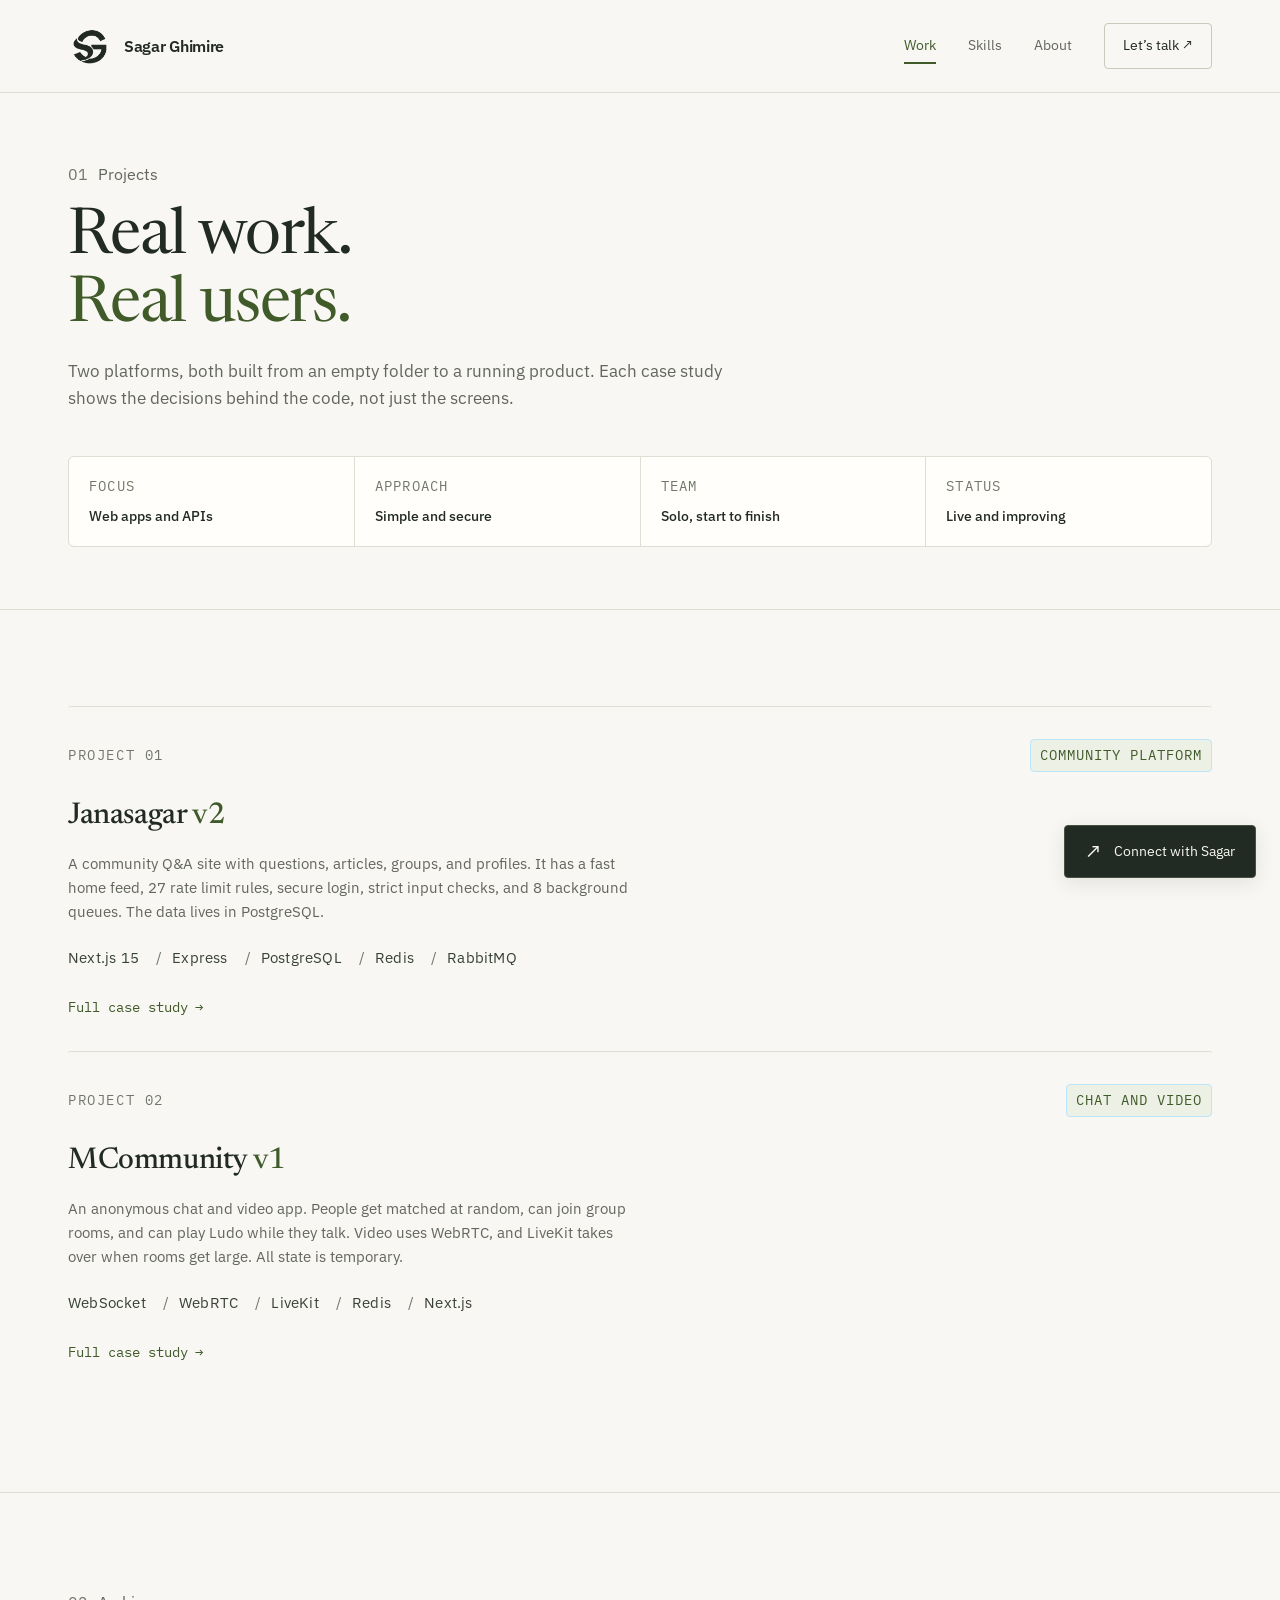
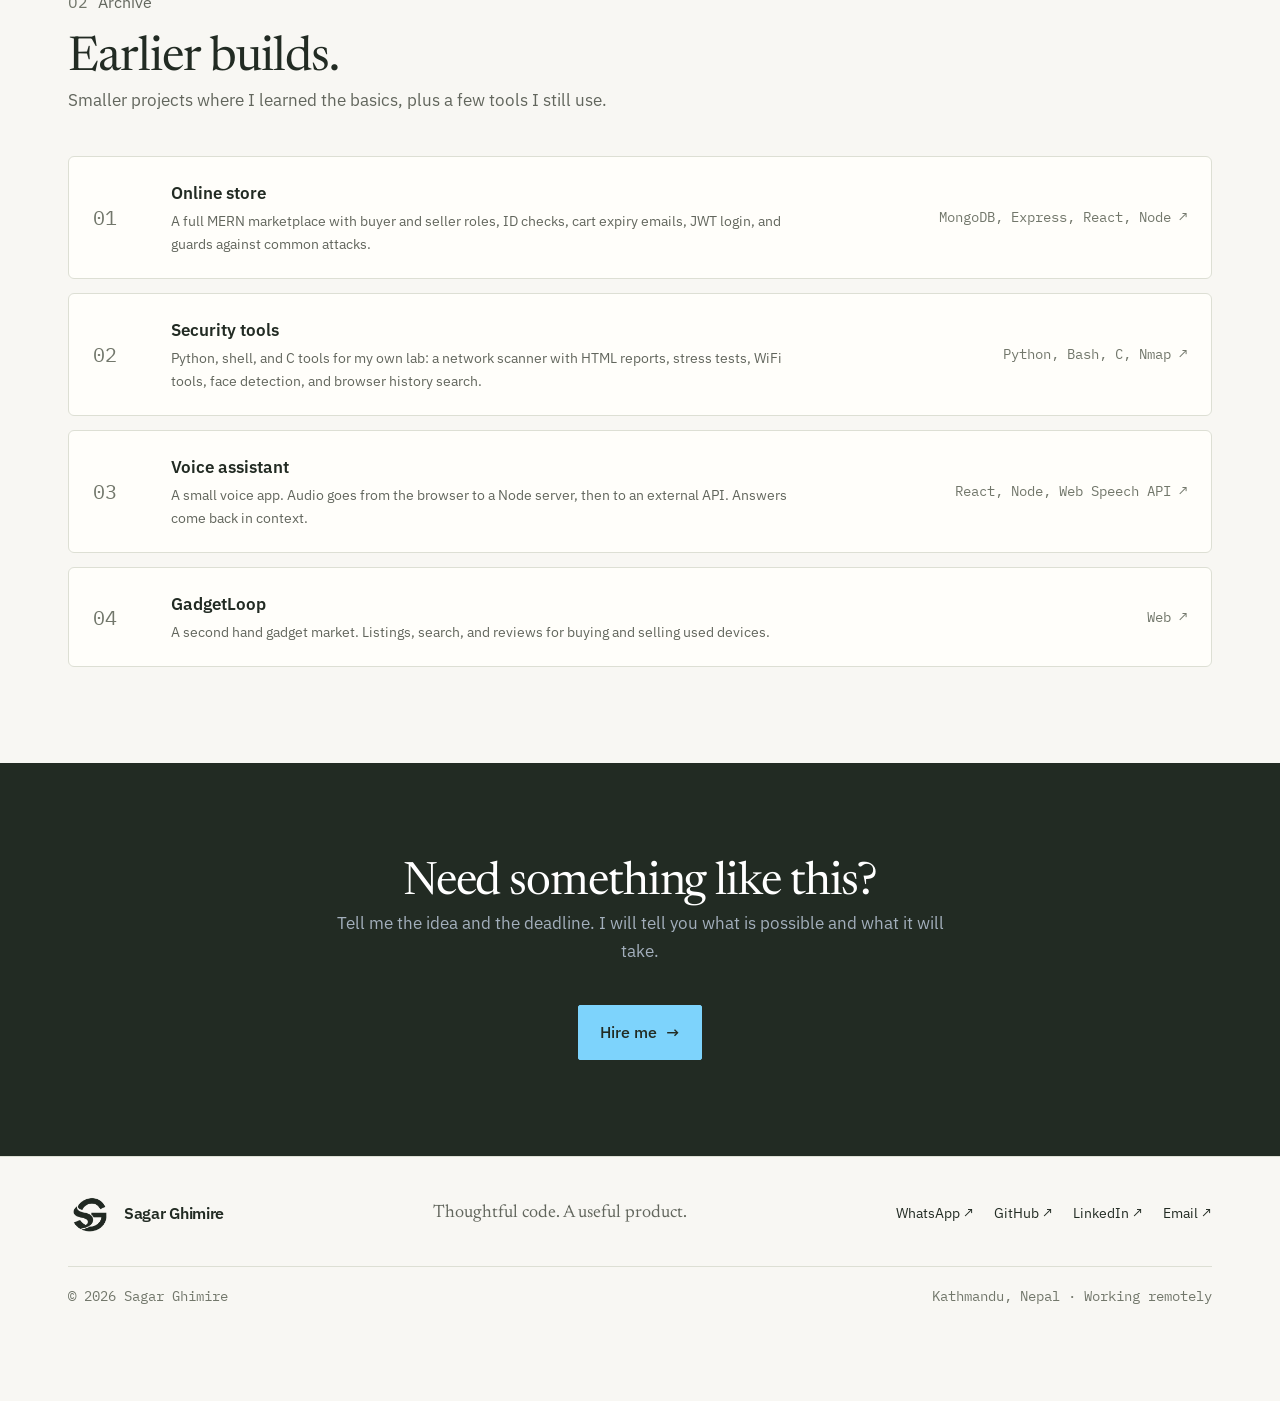
<file: projects.html>
<!DOCTYPE html>
<html lang="en">
<head>
    <meta charset="UTF-8">
    <meta name="viewport" content="width=device-width, initial-scale=1.0">
    <title>Projects | Sagar Ghimire</title>
    <meta name="description" content="Projects by Sagar Ghimire. Janasagar v2, a community Q&A platform, and MCommunity v1, an anonymous chat and video app. Both built start to finish.">
    <meta name="theme-color" content="#f8f7f3">
    <link rel="canonical" href="https://sghimrie.com.np/projects.html">
    <meta property="og:type" content="website">
    <meta property="og:site_name" content="Sagar Ghimire">
    <meta property="og:title" content="Sagar Ghimire | Projects">
    <meta property="og:description" content="Projects by Sagar Ghimire. Janasagar v2, a community Q&A platform, and MCommunity v1, an anonymous chat and video app. Both built start to finish.">
    <meta property="og:url" content="https://sghimrie.com.np/projects.html">
    <meta property="og:image" content="https://sghimrie.com.np/img.jpg">
    <meta name="twitter:card" content="summary_large_image">
    <meta name="google-adsense-account" content="ca-pub-4592436505571114">
    <link rel="icon" type="image/png" href="assets/brand/sagar-ghimire-logo.png">
    <link rel="preconnect" href="https://fonts.googleapis.com">
    <link rel="preconnect" href="https://fonts.gstatic.com" crossorigin>
    <link href="https://fonts.googleapis.com/css2?family=Newsreader:ital,opsz,wght@0,6..72,400;0,6..72,500;0,6..72,600;1,6..72,400&family=IBM+Plex+Sans:wght@400;500;600&family=IBM+Plex+Mono:wght@400;500&display=swap" rel="stylesheet">
    <script>document.documentElement.classList.add('js');</script>
    <link rel="stylesheet" href="assets/css/style.css">
</head>
<body>
    <div class="bg-fx">
</div>

    <a class="skip-link" href="#main">Skip to content</a>
<nav id="nav">
<div class="nav-inner">
<a class="brand" href="index.html" aria-label="Sagar Ghimire home">
<img class="brand-logo" src="assets/brand/sagar-ghimire-logo.png" width="44" height="44" alt=""> Sagar Ghimire</a>
<button class="nav-toggle" aria-label="Open navigation" aria-expanded="false" aria-controls="navigation">
<span>
</span>
<span>
</span>
<span>
</span>
</button>
<div class="nav-menu" id="navigation">
<a href="projects.html">Work</a>
<a href="skills.html">Skills</a>
<a href="about.html">About</a>
<a class="nav-cta" href="contact.html">Let’s talk <span aria-hidden="true">↗</span>
</a>
</div>
</div>
</nav>

    <main id="main">
<header class="page-hero">
        <div class="container">
            <span class="eyebrow">
<span class="num">01</span> Projects</span>
            <h1>Real work.<br>
<span class="grad">Real users.</span>
</h1>
            <p class="lead">Two platforms, both built from an empty folder to a running product. Each case study shows the decisions behind the code, not just the screens.</p>
            <div class="meta-grid">
                <div class="meta-cell">
<div class="k">Focus</div>
<div class="v">Web apps and APIs</div>
</div>
                <div class="meta-cell">
<div class="k">Approach</div>
<div class="v">Simple and secure</div>
</div>
                <div class="meta-cell">
<div class="k">Team</div>
<div class="v">Solo, start to finish</div>
</div>
                <div class="meta-cell">
<div class="k">Status</div>
<div class="v">Live and improving</div>
</div>
            </div>
        </div>
    </header>

    <section class="section">
        <div class="container">
            <div class="two-col">
                <a class="pcard reveal" href="project-janasagar.html">
                    <div class="pcard-top">
                        <span class="pcard-idx">PROJECT 01</span>
                        <span class="pcard-kind">Community platform</span>
                    </div>
                    <h3>Janasagar <span class="grad">v2</span>
</h3>
                    <p>A community Q&amp;A site with questions, articles, groups, and profiles. It has a fast home feed, 27 rate limit rules, secure login, strict input checks, and 8 background queues. The data lives in PostgreSQL.</p>
                    <div class="chips mt-16">
                        <span class="chip">
<span class="dot">
</span>Next.js 15</span>
                        <span class="chip">
<span class="dot">
</span>Express</span>
                        <span class="chip">
<span class="dot">
</span>PostgreSQL</span>
                        <span class="chip">
<span class="dot">
</span>Redis</span>
                        <span class="chip">
<span class="dot">
</span>RabbitMQ</span>
                    </div>
                    <div class="pcard-foot mt-24">
<span class="pcard-link">Full case study <span class="arr">→</span>
</span>
</div>
                </a>
                <a class="pcard reveal" href="project-mcommunity.html">
                    <div class="pcard-top">
                        <span class="pcard-idx">PROJECT 02</span>
                        <span class="pcard-kind">Chat and video</span>
                    </div>
                    <h3>MCommunity <span class="grad">v1</span>
</h3>
                    <p>An anonymous chat and video app. People get matched at random, can join group rooms, and can play Ludo while they talk. Video uses WebRTC, and LiveKit takes over when rooms get large. All state is temporary.</p>
                    <div class="chips mt-16">
                        <span class="chip">
<span class="dot">
</span>WebSocket</span>
                        <span class="chip">
<span class="dot">
</span>WebRTC</span>
                        <span class="chip">
<span class="dot">
</span>LiveKit</span>
                        <span class="chip">
<span class="dot">
</span>Redis</span>
                        <span class="chip">
<span class="dot">
</span>Next.js</span>
                    </div>
                    <div class="pcard-foot mt-24">
<span class="pcard-link">Full case study <span class="arr">→</span>
</span>
</div>
                </a>
            </div>
        </div>
    </section>

    <section class="section" style="border-top: 1px solid var(--line);">
        <div class="container">
            <div class="reveal">
                <span class="eyebrow">
<span class="num">02</span> Archive</span>
                <h2 class="section-title">Earlier builds.</h2>
                <p class="section-sub">Smaller projects where I learned the basics, plus a few tools I still use.</p>
            </div>
            <div style="display: grid; gap: 14px;" class="reveal">
                <a class="prow" href="https://github.com/e404x" target="_blank" rel="noopener">
                    <div class="prow-idx">01</div>
                    <div>
                        <h4>Online store</h4>
                        <p>A full MERN marketplace with buyer and seller roles, ID checks, cart expiry emails, JWT login, and guards against common attacks.</p>
                    </div>
                    <span class="go">MongoDB, Express, React, Node ↗</span>
                </a>
                <a class="prow" href="https://github.com/e404x/tools" target="_blank" rel="noopener">
                    <div class="prow-idx">02</div>
                    <div>
                        <h4>Security tools</h4>
                        <p>Python, shell, and C tools for my own lab: a network scanner with HTML reports, stress tests, WiFi tools, face detection, and browser history search.</p>
                    </div>
                    <span class="go">Python, Bash, C, Nmap ↗</span>
                </a>
                <a class="prow" href="https://github.com/e404x" target="_blank" rel="noopener">
                    <div class="prow-idx">03</div>
                    <div>
                        <h4>Voice assistant</h4>
                        <p>A small voice app. Audio goes from the browser to a Node server, then to an external API. Answers come back in context.</p>
                    </div>
                    <span class="go">React, Node, Web Speech API ↗</span>
                </a>
                <a class="prow" href="https://github.com/e404x/gadgetloop" target="_blank" rel="noopener">
                    <div class="prow-idx">04</div>
                    <div>
                        <h4>GadgetLoop</h4>
                        <p>A second hand gadget market. Listings, search, and reviews for buying and selling used devices.</p>
                    </div>
                    <span class="go">Web ↗</span>
                </a>
            </div>
        </div>
    </section>

    <section class="cta-band">
        <div class="container center reveal">
            <h2 class="section-title" style="font-size: clamp(30px, 4.5vw, 46px);">Need something like this?</h2>
            <p class="section-sub" style="margin: 0 auto 40px;">Tell me the idea and the deadline. I will tell you what is possible and what it will take.</p>
            <a class="btn btn-primary" href="contact.html">Hire me <span class="arr">→</span>
</a>
        </div>
    </section>

    </main>
<footer>
<div class="container">
<div class="footer-top">
<a class="brand" href="index.html">
<img class="brand-logo" src="assets/brand/sagar-ghimire-logo.png" width="44" height="44" alt=""> Sagar Ghimire</a>
<p>Thoughtful code. A useful product.</p>
<div class="footer-social">
<a href="https://wa.me/e__404__?text=Hello" target="_blank" rel="noopener noreferrer">WhatsApp ↗</a>
<a href="https://github.com/e404x" target="_blank" rel="noopener">GitHub ↗</a>
<a href="https://www.linkedin.com/in/sagar-ghimire-191a28345/" target="_blank" rel="noopener">LinkedIn ↗</a>
<a href="mailto:sagar.code.88@gmail.com">Email ↗</a>
</div>
</div>
<div class="foot-bottom">
<span>© <span data-year>2026</span> Sagar Ghimire</span>
<span>Kathmandu, Nepal · Working remotely</span>
</div>
</div>
</footer>
<details class="quick-connect">
<summary>
<span aria-hidden="true">↗</span> Connect with Sagar</summary>
<div class="connect-panel">
<p class="eyebrow">Let’s make a start</p>
<h2>Have a project in mind?</h2>
<p>You don’t need a polished brief. A few lines about what you need are enough.</p>
<a class="connect-email" href="mailto:sagar.code.88@gmail.com">Email Sagar <span aria-hidden="true">↗</span>
</a>
<div class="connect-copy-row">
<span>sagar.code.88@gmail.com</span>
<button type="button" data-copy="sagar.code.88@gmail.com" aria-live="polite">Copy email</button>
</div>
<a class="connect-secondary whatsapp-link" href="https://wa.me/e__404__?text=Hello" target="_blank" rel="noopener noreferrer">Message me on WhatsApp ↗</a>
<a class="connect-secondary" href="https://www.linkedin.com/in/sagar-ghimire-191a28345/" target="_blank" rel="noopener">Connect on LinkedIn ↗</a>
<a class="connect-secondary" href="contact.html#project-brief">Help me write a project enquiry →</a>
</div>
</details>
<script src="assets/js/main.js">
</script>
</body>
</html>
</file>
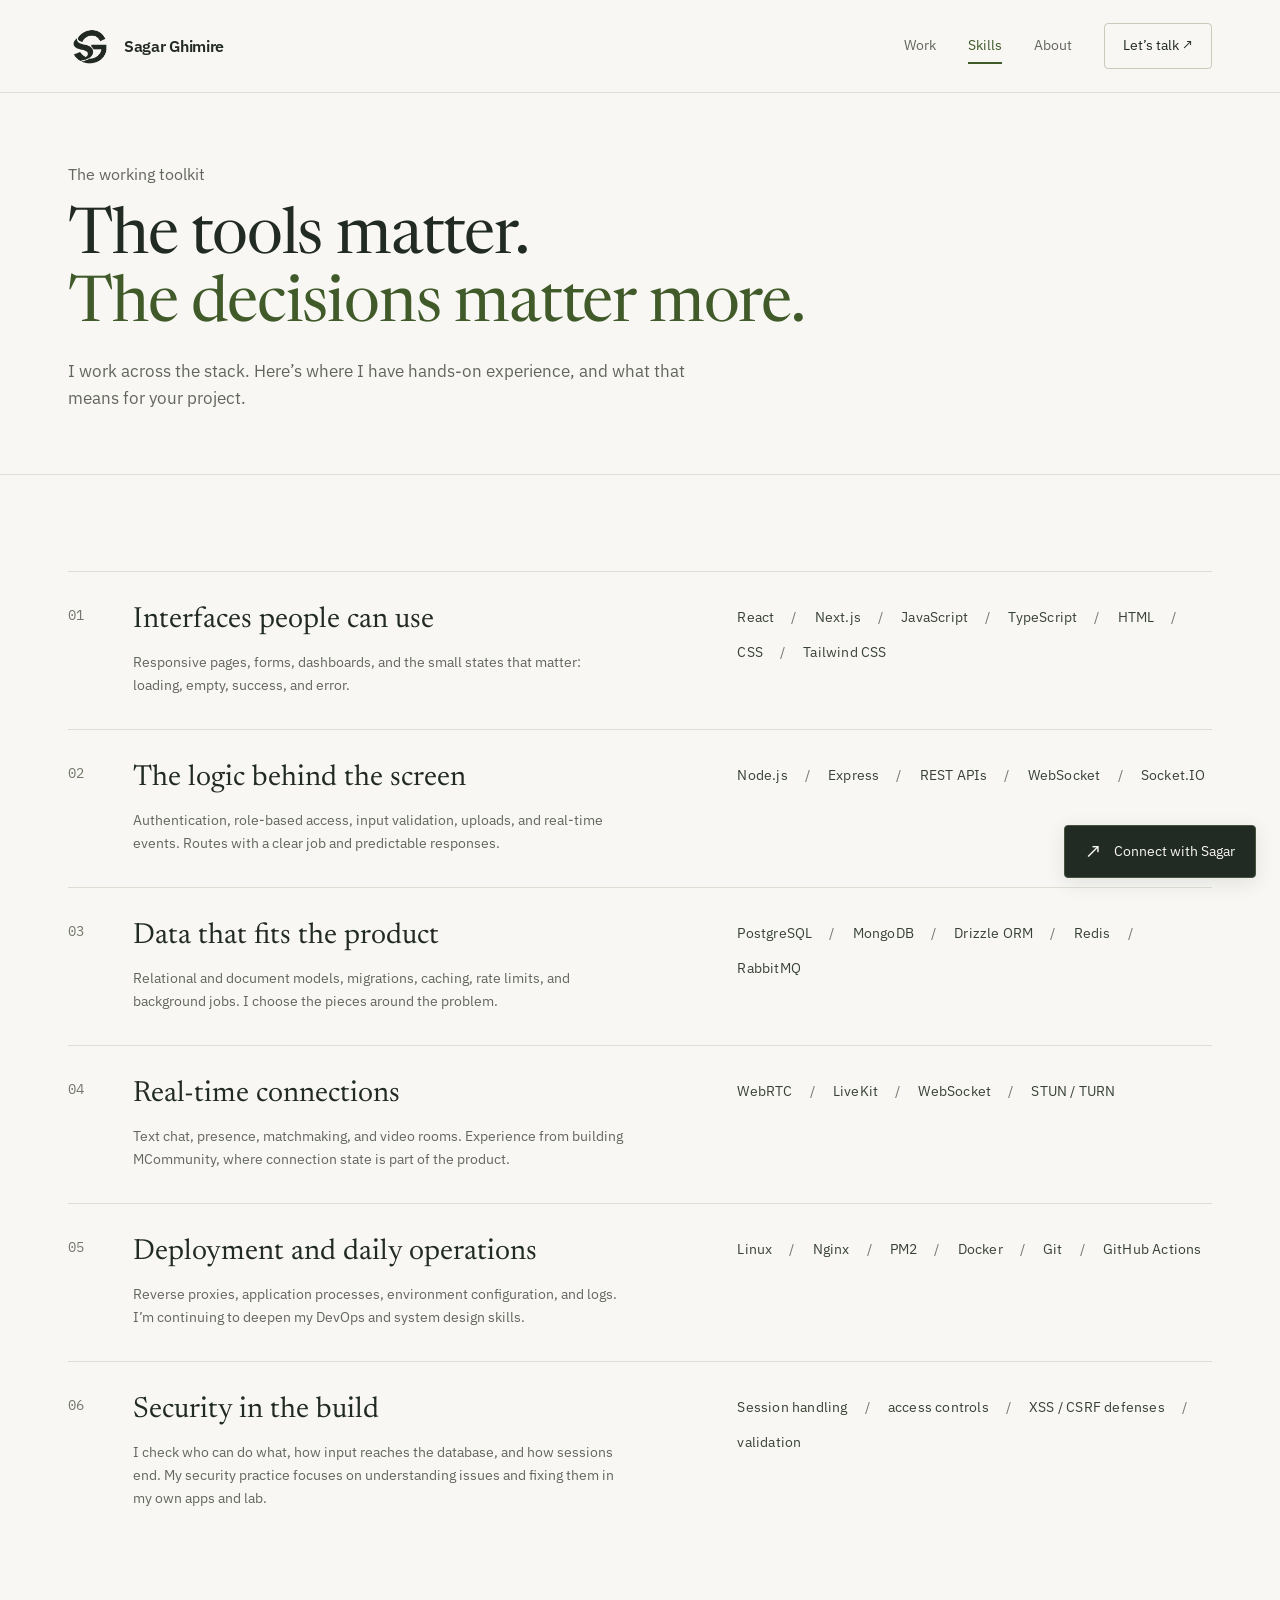
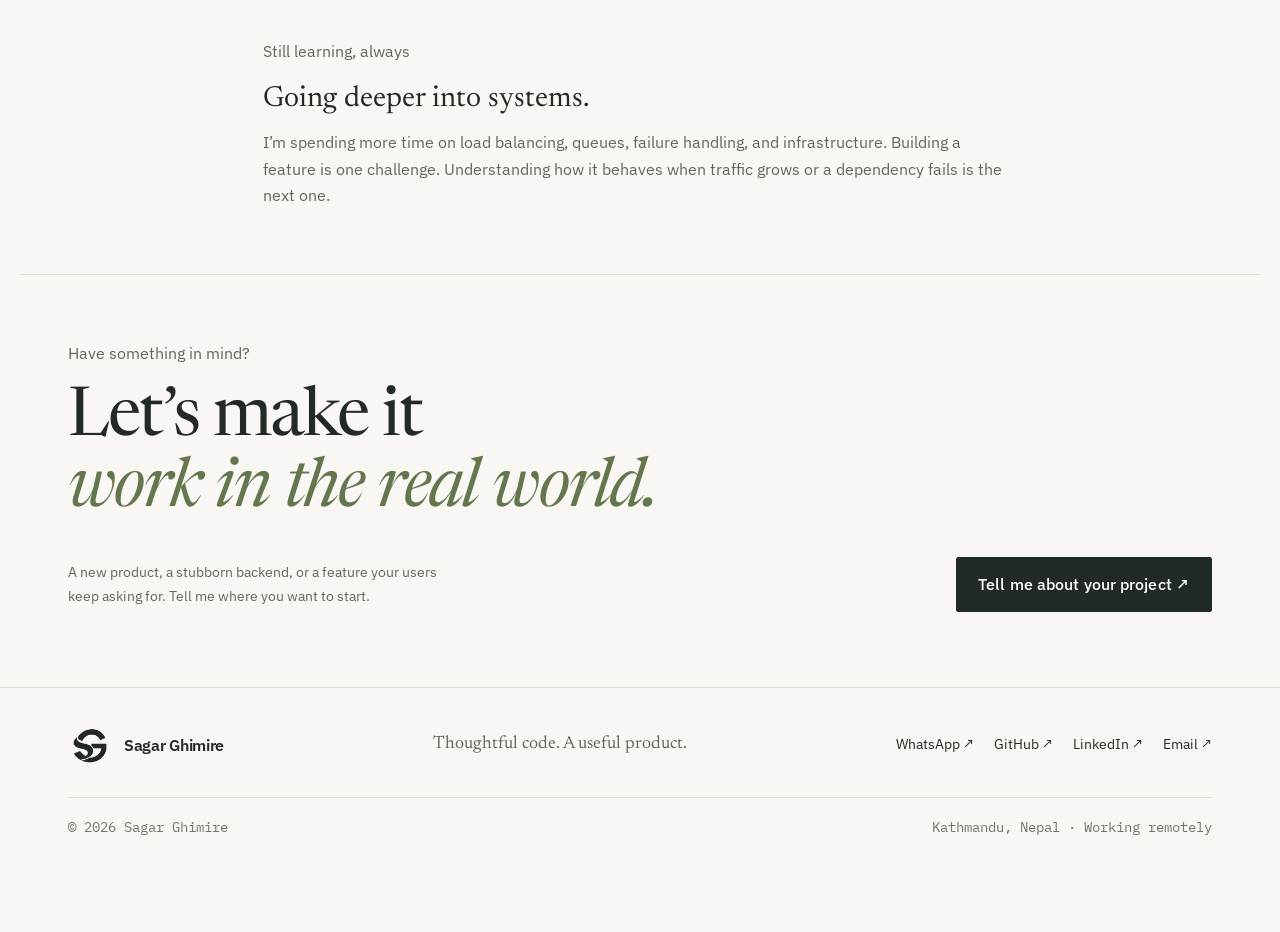
<file: skills.html>
<!DOCTYPE html>
<html lang="en">
<head>
    <meta charset="UTF-8">
    <meta name="viewport" content="width=device-width, initial-scale=1.0">
    <title>Skills | Sagar Ghimire</title>
    <meta name="description" content="The frontend, backend, real-time, security, and deployment tools Sagar Ghimire uses in his projects.">
    <meta name="theme-color" content="#f8f7f3">
    <link rel="canonical" href="https://sghimrie.com.np/skills.html">
    <meta property="og:type" content="website">
    <meta property="og:site_name" content="Sagar Ghimire">
    <meta property="og:title" content="Sagar Ghimire | Skills">
    <meta property="og:description" content="Skills of Sagar Ghimire: full-stack web development, AJV, Drizzle ORM, PostgreSQL, MongoDB, Redis, queues, WebSocket chat, LiveKit, and web app security testing.">
    <meta property="og:url" content="https://sghimrie.com.np/skills.html">
    <meta property="og:image" content="https://sghimrie.com.np/img.jpg">
    <meta name="twitter:card" content="summary_large_image">
    <meta name="google-adsense-account" content="ca-pub-4592436505571114">
    <link rel="icon" type="image/png" href="assets/brand/sagar-ghimire-logo.png">
    <link rel="preconnect" href="https://fonts.googleapis.com">
    <link rel="preconnect" href="https://fonts.gstatic.com" crossorigin>
    <link href="https://fonts.googleapis.com/css2?family=Newsreader:ital,opsz,wght@0,6..72,400;0,6..72,500;0,6..72,600;1,6..72,400&family=IBM+Plex+Sans:wght@400;500;600&family=IBM+Plex+Mono:wght@400;500&display=swap" rel="stylesheet">
    <script>document.documentElement.classList.add('js');</script>
    <link rel="stylesheet" href="assets/css/style.css">
</head>
<body>
<a class="skip-link" href="#main">Skip to content</a>
<nav id="nav">
<div class="nav-inner">
<a class="brand" href="index.html" aria-label="Sagar Ghimire home">
<img class="brand-logo" src="assets/brand/sagar-ghimire-logo.png" width="44" height="44" alt=""> Sagar Ghimire</a>
<button class="nav-toggle" aria-label="Open navigation" aria-expanded="false" aria-controls="navigation">
<span>
</span>
<span>
</span>
<span>
</span>
</button>
<div class="nav-menu" id="navigation">
<a href="projects.html">Work</a>
<a href="skills.html">Skills</a>
<a href="about.html">About</a>
<a class="nav-cta" href="contact.html">Let’s talk <span aria-hidden="true">↗</span>
</a>
</div>
</div>
</nav>
<main id="main">
<header class="page-hero">
<div class="container">
<p class="eyebrow">The working toolkit</p>
<h1>The tools matter.<br>
<span class="grad">The decisions matter more.</span>
</h1>
<p class="lead">I work across the stack. Here’s where I have hands-on experience, and what that means for your project.</p>
</div>
</header>
<section class="section container skill-rows">
<article class="skill-row">
<span class="mono dim">01</span>
<div>
<h2>Interfaces people can use</h2>
<p>Responsive pages, forms, dashboards, and the small states that matter: loading, empty, success, and error.</p>
</div>
<div class="skill-tags">
<span class="chip">React</span>
<span class="chip">Next.js</span>
<span class="chip">JavaScript</span>
<span class="chip">TypeScript</span>
<span class="chip">HTML</span>
<span class="chip">CSS</span>
<span class="chip">Tailwind CSS</span>
</div>
</article>
<article class="skill-row">
<span class="mono dim">02</span>
<div>
<h2>The logic behind the screen</h2>
<p>Authentication, role-based access, input validation, uploads, and real-time events. Routes with a clear job and predictable responses.</p>
</div>
<div class="skill-tags">
<span class="chip">Node.js</span>
<span class="chip">Express</span>
<span class="chip">REST APIs</span>
<span class="chip">WebSocket</span>
<span class="chip">Socket.IO</span>
</div>
</article>
<article class="skill-row">
<span class="mono dim">03</span>
<div>
<h2>Data that fits the product</h2>
<p>Relational and document models, migrations, caching, rate limits, and background jobs. I choose the pieces around the problem.</p>
</div>
<div class="skill-tags">
<span class="chip">PostgreSQL</span>
<span class="chip">MongoDB</span>
<span class="chip">Drizzle ORM</span>
<span class="chip">Redis</span>
<span class="chip">RabbitMQ</span>
</div>
</article>
<article class="skill-row">
<span class="mono dim">04</span>
<div>
<h2>Real-time connections</h2>
<p>Text chat, presence, matchmaking, and video rooms. Experience from building MCommunity, where connection state is part of the product.</p>
</div>
<div class="skill-tags">
<span class="chip">WebRTC</span>
<span class="chip">LiveKit</span>
<span class="chip">WebSocket</span>
<span class="chip">STUN / TURN</span>
</div>
</article>
<article class="skill-row">
<span class="mono dim">05</span>
<div>
<h2>Deployment and daily operations</h2>
<p>Reverse proxies, application processes, environment configuration, and logs. I’m continuing to deepen my DevOps and system design skills.</p>
</div>
<div class="skill-tags">
<span class="chip">Linux</span>
<span class="chip">Nginx</span>
<span class="chip">PM2</span>
<span class="chip">Docker</span>
<span class="chip">Git</span>
<span class="chip">GitHub Actions</span>
</div>
</article>
<article class="skill-row">
<span class="mono dim">06</span>
<div>
<h2>Security in the build</h2>
<p>I check who can do what, how input reaches the database, and how sessions end. My security practice focuses on understanding issues and fixing them in my own apps and lab.</p>
</div>
<div class="skill-tags">
<span class="chip">Session handling</span>
<span class="chip">access controls</span>
<span class="chip">XSS / CSRF defenses</span>
<span class="chip">validation</span>
</div>
</article>
</section>
<section class="container learning-note">
<p class="eyebrow">Still learning, always</p>
<h2>Going deeper into systems.</h2>
<p>I’m spending more time on load balancing, queues, failure handling, and infrastructure. Building a feature is one challenge. Understanding how it behaves when traffic grows or a dependency fails is the next one.</p>
</section>
<section class="project-cta container">
<p class="eyebrow">Have something in mind?</p>
<h2>Let’s make it<br>
<em>work in the real world.</em>
</h2>
<div class="cta-bottom">
<p>A new product, a stubborn backend, or a feature your users keep asking for. Tell me where you want to start.</p>
<a class="btn btn-primary" href="contact.html">Tell me about your project ↗</a>
</div>
</section>
</main>
<footer>
<div class="container">
<div class="footer-top">
<a class="brand" href="index.html">
<img class="brand-logo" src="assets/brand/sagar-ghimire-logo.png" width="44" height="44" alt=""> Sagar Ghimire</a>
<p>Thoughtful code. A useful product.</p>
<div class="footer-social">
<a href="https://wa.me/e__404__?text=Hello" target="_blank" rel="noopener noreferrer">WhatsApp ↗</a>
<a href="https://github.com/e404x" target="_blank" rel="noopener">GitHub ↗</a>
<a href="https://www.linkedin.com/in/sagar-ghimire-191a28345/" target="_blank" rel="noopener">LinkedIn ↗</a>
<a href="mailto:sagar.code.88@gmail.com">Email ↗</a>
</div>
</div>
<div class="foot-bottom">
<span>© <span data-year>2026</span> Sagar Ghimire</span>
<span>Kathmandu, Nepal · Working remotely</span>
</div>
</div>
</footer>
<details class="quick-connect">
<summary>
<span aria-hidden="true">↗</span> Connect with Sagar</summary>
<div class="connect-panel">
<p class="eyebrow">Let’s make a start</p>
<h2>Have a project in mind?</h2>
<p>You don’t need a polished brief. A few lines about what you need are enough.</p>
<a class="connect-email" href="mailto:sagar.code.88@gmail.com">Email Sagar <span aria-hidden="true">↗</span>
</a>
<div class="connect-copy-row">
<span>sagar.code.88@gmail.com</span>
<button type="button" data-copy="sagar.code.88@gmail.com" aria-live="polite">Copy email</button>
</div>
<a class="connect-secondary whatsapp-link" href="https://wa.me/e__404__?text=Hello" target="_blank" rel="noopener noreferrer">Message me on WhatsApp ↗</a>
<a class="connect-secondary" href="https://www.linkedin.com/in/sagar-ghimire-191a28345/" target="_blank" rel="noopener">Connect on LinkedIn ↗</a>
<a class="connect-secondary" href="contact.html#project-brief">Help me write a project enquiry →</a>
</div>
</details>
<script src="assets/js/main.js">
</script>
</body>
</html>
</file>
<file: assets/css/style.css>
/* ============================================================
   SAGAR GHIMIRE - PORTFOLIO
   Editorial system: paper white · near-black ink · sky blue
   Newsreader (display) · IBM Plex Sans (text) · IBM Plex Mono (labels)
   ============================================================ */
*, *::before, *::after {
  margin: 0;
  padding: 0;
  box-sizing: border-box;
}

:root {
  --bg:       #fbfcfd;
  --bg2:      #ffffff;
  --bg3:      #f3f6f9;
  --ink:      #0b0d10;
  --ink2:     #2a3138;
  --muted:    #586573;
  --dim:      #8a96a3;
  --line:     #e1e7ed;
  --line2:    #c8d3dd;
  --sky:      #7dd3fc;
  --sky-ink:  #0369a1;
  --sky-soft: #ecf8fe;
  --font-d:   'Newsreader', Georgia, serif;
  --font-b:   'IBM Plex Sans', -apple-system, sans-serif;
  --font-m:   'IBM Plex Mono', ui-monospace, monospace;
  --r:        8px;
}

::selection {
  background: #cdeeff;
  color: var(--ink);
}

html {
  scroll-behavior: smooth;
}

section[id], header[id] {
  scroll-margin-top: 84px;
}

body {
  font-family: var(--font-b);
  background: var(--bg);
  color: var(--ink);
  line-height: 1.65;
  font-size: 15.5px;
  -webkit-font-smoothing: antialiased;
  overflow-x: hidden;
  animation: pageIn .35s ease both;
}

@keyframes pageIn {
  from {
    opacity: 0;
  }

  to {
    opacity: 1;
  }

}

img {
  max-width: 100%;
  display: block;
}

a {
  color: inherit;
}

/* plain paper - no ambient effects */
.bg-fx {
  display: none;
}

.container {
  max-width: 1140px;
  margin: 0 auto;
  padding: 0 28px;
}

.section {
  padding: 92px 0;
}

.section-sm {
  padding: 56px 0;
}

/* ---------- typography ---------- */
.eyebrow {
  font-family: var(--font-m);
  font-size: 14px;
  letter-spacing: 1.8px;
  text-transform: uppercase;
  color: var(--sky-ink);
  display: inline-flex;
  align-items: center;
  gap: 10px;
  margin-bottom: 20px;
}

.eyebrow::before {
  content: '';
  width: 22px;
  height: 1px;
  background: var(--sky-ink);
}

.eyebrow .num {
  color: var(--dim);
}

.section-title {
  font-family: var(--font-d);
  font-size: clamp(31px, 4.4vw, 44px);
  font-weight: 500;
  letter-spacing: -.4px;
  line-height: 1.12;
  margin-bottom: 16px;
  color: var(--ink);
}

.grad {
  color: var(--sky-ink);
}

.stat-num.grad {
  color: var(--ink);
}

.section-sub {
  color: var(--muted);
  max-width: 640px;
  font-size: 15.5px;
  margin-bottom: 42px;
}

.mono {
  font-family: var(--font-m);
}

.dim {
  color: var(--dim);
}

/* ---------- chips ---------- */
.chip {
  display: inline-flex;
  align-items: center;
  gap: 7px;
  font-family: var(--font-m);
  font-size: 14px;
  letter-spacing: .2px;
  color: var(--ink2);
  background: var(--bg2);
  border: 1px solid var(--line);
  border-radius: 4px;
  padding: 5px 11px;
  text-decoration: none;
  transition: border-color .18s, color .18s;
}

.chip:hover {
  border-color: var(--sky-ink);
  color: var(--sky-ink);
}

.chip .dot {
  width: 4px;
  height: 4px;
  border-radius: 50%;
  background: var(--sky-ink);
}

.chips {
  display: flex;
  flex-wrap: wrap;
  gap: 7px;
}

/* ---------- buttons ---------- */
.btn {
  display: inline-flex;
  align-items: center;
  gap: 9px;
  font-family: var(--font-b);
  font-size: 14px;
  font-weight: 500;
  padding: 11px 22px;
  border-radius: 4px;
  cursor: pointer;
  text-decoration: none;
  letter-spacing: .1px;
  transition: background .18s, border-color .18s, color .18s;
  border: 1px solid transparent;
}

.btn-primary {
  background: var(--ink);
  color: #fff;
  border-color: var(--ink);
}

.btn-primary:hover {
  background: var(--sky-ink);
  border-color: var(--sky-ink);
}

.btn-ghost {
  border-color: var(--line2);
  color: var(--ink);
  background: transparent;
}

.btn-ghost:hover {
  border-color: var(--ink);
}

.btn .arr {
  transition: transform .18s;
}

.btn:hover .arr {
  transform: translateX(3px);
}

/* focus */
a:focus-visible, button:focus-visible {
  outline: 2px solid var(--sky-ink);
  outline-offset: 3px;
  border-radius: 2px;
}

/* ---------- nav ---------- */
nav {
  position: fixed;
  top: 0;
  left: 0;
  right: 0;
  z-index: 200;
  padding: 14px 0;
  background: var(--bg);
  border-bottom: 1px solid var(--line);
  transition: box-shadow .2s;
}

nav.scrolled {
  box-shadow: 0 1px 0 rgba(11, 13, 16, .04);
}

.nav-inner {
  max-width: 1140px;
  margin: 0 auto;
  padding: 0 28px;
  display: flex;
  align-items: center;
  justify-content: space-between;
}

.brand {
  font-family: var(--font-m);
  font-size: 14px;
  font-weight: 500;
  text-decoration: none;
  color: var(--ink);
  letter-spacing: -.2px;
}

.brand-mark {
  color: var(--sky-ink);
}

.brand em {
  font-style: normal;
  color: var(--dim);
}

.nav-menu {
  display: flex;
  align-items: center;
  gap: 28px;
}

.nav-menu a {
  font-size: 14px;
  color: var(--muted);
  text-decoration: none;
  transition: color .18s;
  position: relative;
  padding: 2px 0;
}

.nav-menu a:hover {
  color: var(--ink);
}

.nav-menu a.active {
  color: var(--ink);
}

.nav-menu a.active::after {
  content: '';
  position: absolute;
  left: 0;
  right: 0;
  bottom: -4px;
  height: 1.5px;
  background: var(--sky-ink);
}

.nav-cta {
  border: 1px solid var(--ink) !important;
  border-radius: 4px;
  padding: 7px 16px !important;
  color: var(--ink) !important;
  font-size: 14px !important;
  transition: background .18s, color .18s !important;
}

.nav-cta::after {
  display: none !important;
}

.nav-cta:hover {
  background: var(--ink);
  color: #fff !important;
}

.nav-toggle {
  display: none;
  flex-direction: column;
  gap: 5px;
  cursor: pointer;
  background: none;
  border: none;
  padding: 6px;
}

.nav-toggle span {
  width: 20px;
  height: 1.5px;
  background: var(--ink);
  display: block;
  transition: .2s;
}

.nav-toggle.open span:nth-child(1) {
  transform: translateY(6.5px) rotate(45deg);
}

.nav-toggle.open span:nth-child(2) {
  opacity: 0;
}

.nav-toggle.open span:nth-child(3) {
  transform: translateY(-6.5px) rotate(-45deg);
}

@media (max-width: 820px) {
  .nav-toggle {
    display: flex;
  }

  .nav-menu {
    position: absolute;
    top: calc(100% + 1px);
    left: 0;
    right: 0;
    flex-direction: column;
    align-items: flex-start;
    gap: 2px;
    background: var(--bg);
    border-bottom: 1px solid var(--line);
    padding: 14px 28px 22px;
    display: none;
  }

  .nav-menu.open {
    display: flex;
  }

  .nav-menu a {
    font-size: 15px;
    padding: 9px 0;
    width: 100%;
  }

  .nav-menu a.active::after {
    display: none;
  }

  .nav-cta {
    margin-top: 10px;
    padding: 9px 16px !important;
  }

}

/* ---------- hero ---------- */
.hero {
  padding: 150px 0 64px;
  border-bottom: 1px solid var(--line);
}

.hero-grid {
  display: grid;
  grid-template-columns: 1.05fr .95fr;
  gap: 64px;
  align-items: start;
}

.hero-available {
  display: inline-flex;
  align-items: center;
  gap: 8px;
  font-size: 14px;
  color: var(--muted);
  margin-bottom: 26px;
}

.pulse {
  width: 6px;
  height: 6px;
  border-radius: 50%;
  background: var(--sky-ink);
}

.hero h1 {
  font-family: var(--font-d);
  font-size: clamp(52px, 7.2vw, 82px);
  line-height: .98;
  letter-spacing: -1.6px;
  font-weight: 500;
  margin-bottom: 24px;
  color: var(--ink);
}

.hero h1 .hair {
  color: var(--sky);
}

.hero p.lead {
  color: var(--muted);
  font-size: 16.5px;
  max-width: 540px;
  margin-bottom: 0;
}

.hero p.lead strong {
  color: var(--ink);
  font-weight: 500;
}

.hero-tools {
  color: var(--muted);
  font-size: 14px;
  max-width: 560px;
  margin: 22px 0 30px;
}

.hero-actions {
  display: flex;
  gap: 10px;
  flex-wrap: wrap;
}

.hero-facts {
  grid-column: 1 / -1;
  display: grid;
  grid-template-columns: 1.4fr 1fr 1fr;
  gap: 36px;
  border-top: 1px solid var(--line);
  margin-top: 48px;
  padding-top: 26px;
}

.hero-facts p {
  color: var(--muted);
  font-size: 14.5px;
  line-height: 1.65;
}

.hero-facts strong {
  color: var(--ink);
  font-weight: 600;
}

.hero-facts a {
  color: var(--sky-ink);
  text-decoration: none;
}

.hero-facts a:hover {
  text-decoration: underline;
  text-underline-offset: 3px;
}

.stat {
  border-left: 1px solid var(--line);
  padding-left: 22px;
}

.stat:first-child {
  border-left: none;
  padding-left: 0;
}

.stat-num {
  font-family: var(--font-b);
  font-size: 27px;
  font-weight: 600;
  letter-spacing: -.6px;
  line-height: 1;
}

.stat-label {
  font-family: var(--font-m);
  font-size: 14px;
  letter-spacing: 1px;
  text-transform: uppercase;
  color: var(--dim);
  margin-top: 7px;
}

/* photo - plain framed print, no decoration */
.avatar-scene {
  display: flex;
  flex-direction: column;
  align-items: stretch;
}

.avatar-ring {
  width: 100%;
  padding: 8px;
  background: var(--bg2);
  border: 1px solid var(--line);
  border-radius: 6px;
}

.avatar {
  width: 100%;
  aspect-ratio: 4 / 4.4;
  object-fit: cover;
  border-radius: 2px;
  background: var(--bg3);
}

.avatar-meta {
  display: flex;
  justify-content: space-between;
  gap: 12px;
  font-family: var(--font-m);
  font-size: 14px;
  color: var(--dim);
  letter-spacing: .6px;
  padding: 10px 2px 0;
}

.avatar-meta .dot {
  color: var(--sky-ink);
}

.floaty {
  display: none;
}

/* static shell block */
.terminal {
  background: var(--bg2);
  border: 1px solid var(--line);
  border-radius: 6px;
  overflow: hidden;
  font-family: var(--font-m);
  font-size: 14px;
}

.terminal-head {
  display: flex;
  align-items: center;
  gap: 6px;
  padding: 9px 14px;
  border-bottom: 1px solid var(--line);
  background: var(--bg3);
}

.terminal-head i {
  width: 8px;
  height: 8px;
  border-radius: 50%;
  display: block;
  background: #cfd9e2;
}

.terminal-head .title {
  margin-left: auto;
  font-size: 14px;
  color: var(--dim);
  letter-spacing: .4px;
}

.terminal-body {
  padding: 16px 18px;
  line-height: 2;
}

.t-line {
  display: block;
  white-space: pre-wrap;
  word-break: break-word;
}

.t-prompt {
  color: var(--sky-ink);
}

.t-cmd {
  color: var(--ink);
  font-weight: 500;
}

.t-out {
  color: var(--muted);
}

.t-hi {
  color: var(--sky-ink);
}

.t-ok {
  color: var(--sky-ink);
}

.caret {
  display: none;
}

@media (max-width: 980px) {
  .hero {
    padding-top: 122px;
  }

  .hero-grid {
    grid-template-columns: 1fr;
    gap: 40px;
  }

  .avatar-scene {
    max-width: 400px;
  }

  .hero-facts {
    grid-template-columns: 1fr 1fr;
    gap: 28px;
    margin-top: 30px;
  }

}

@media (max-width: 620px) {
  .hero-facts {
    grid-template-columns: 1fr;
    gap: 18px;
  }

  .avatar-scene {
    max-width: 300px;
  }

}

/* page hero */
.page-hero {
  padding: 148px 0 62px;
  border-bottom: 1px solid var(--line);
}

.page-hero h1 {
  font-family: var(--font-d);
  font-size: clamp(40px, 5.8vw, 64px);
  font-weight: 500;
  letter-spacing: -1.2px;
  line-height: 1.05;
  margin-bottom: 18px;
}

.page-hero p.lead {
  color: var(--muted);
  font-size: 16.5px;
  max-width: 660px;
}

.meta-grid {
  display: grid;
  grid-template-columns: repeat(4, 1fr);
  gap: 1px;
  background: var(--line);
  border: 1px solid var(--line);
  border-radius: 6px;
  overflow: hidden;
  margin-top: 44px;
}

.meta-cell {
  background: var(--bg2);
  padding: 18px 20px;
}

.meta-cell .k {
  font-family: var(--font-m);
  font-size: 14px;
  letter-spacing: 1.2px;
  text-transform: uppercase;
  color: var(--dim);
  margin-bottom: 7px;
}

.meta-cell .v {
  font-size: 14px;
  color: var(--ink);
  font-weight: 500;
}

@media (max-width: 860px) {
  .meta-grid {
    grid-template-columns: 1fr 1fr;
  }

}

/* ---------- project cards ---------- */
.pcard {
  position: relative;
  display: block;
  text-decoration: none;
  background: var(--bg2);
  border: 1px solid var(--line);
  border-radius: var(--r);
  padding: 34px 32px;
  transition: border-color .2s;
}

.pcard:hover {
  border-color: var(--sky);
}

.pcard-top {
  display: flex;
  align-items: center;
  justify-content: space-between;
  margin-bottom: 20px;
}

.pcard-idx {
  font-family: var(--font-m);
  font-size: 14px;
  color: var(--dim);
  letter-spacing: 1.6px;
}

.pcard-kind {
  font-family: var(--font-m);
  font-size: 14px;
  letter-spacing: 1px;
  text-transform: uppercase;
  color: var(--sky-ink);
  border: 1px solid #bae6fd;
  border-radius: 4px;
  padding: 4px 9px;
  background: var(--sky-soft);
}

.pcard h3 {
  font-family: var(--font-d);
  font-size: 30px;
  font-weight: 500;
  letter-spacing: -.4px;
  margin-bottom: 10px;
  color: var(--ink);
}

.pcard h3 .grad {
  color: var(--sky-ink);
}

.stat-num.grad {
  color: var(--ink);
}

.pcard p {
  color: var(--muted);
  font-size: 14.5px;
  margin-bottom: 20px;
  max-width: 560px;
}

.pcard p strong {
  color: var(--ink);
  font-weight: 600;
}

.pcard-foot {
  display: flex;
  align-items: center;
  justify-content: space-between;
  gap: 18px;
  flex-wrap: wrap;
}

.pcard-link {
  font-family: var(--font-m);
  font-size: 14px;
  color: var(--sky-ink);
  display: inline-flex;
  align-items: center;
  gap: 7px;
}

.pcard:hover .pcard-link {
  text-decoration: underline;
  text-underline-offset: 4px;
}

.two-col {
  display: grid;
  grid-template-columns: 1fr 1fr;
  gap: 20px;
}

@media (max-width: 860px) {
  .two-col {
    grid-template-columns: 1fr;
  }

}

/* compact rows */
.prow {
  display: grid;
  grid-template-columns: 56px 1fr auto;
  gap: 22px;
  align-items: center;
  padding: 22px 24px;
  border: 1px solid var(--line);
  border-radius: 6px;
  background: var(--bg2);
  text-decoration: none;
  transition: border-color .18s;
}

.prow:hover {
  border-color: var(--sky);
}

.prow-idx {
  font-family: var(--font-m);
  font-size: 20px;
  color: var(--dim);
}

.prow h4 {
  font-size: 17px;
  font-weight: 600;
  margin-bottom: 3px;
}

.prow p {
  font-size: 14px;
  color: var(--muted);
  max-width: 640px;
}

.prow .go {
  font-family: var(--font-m);
  font-size: 14px;
  color: var(--dim);
  white-space: nowrap;
}

.prow:hover .go {
  color: var(--sky-ink);
}

@media (max-width: 680px) {
  .prow {
    grid-template-columns: 1fr;
    gap: 6px;
  }

}

/* ---------- feature cards ---------- */
.fgrid {
  display: grid;
  grid-template-columns: repeat(3, 1fr);
  gap: 16px;
}

.fcard {
  background: var(--bg2);
  border: 1px solid var(--line);
  border-radius: 6px;
  padding: 24px 22px;
  transition: border-color .18s;
}

.fcard:hover {
  border-color: var(--sky);
}

.fcard .ico {
  width: 34px;
  height: 34px;
  border-radius: 5px;
  display: flex;
  align-items: center;
  justify-content: center;
  margin-bottom: 16px;
  background: var(--sky-soft);
  border: 1px solid #d7effb;
  color: var(--sky-ink);
}

.ico svg {
  width: 18px;
  height: 18px;
  fill: none;
  stroke: currentColor;
  stroke-width: 1.6;
  stroke-linecap: round;
  stroke-linejoin: round;
}

.fcard h4 {
  font-size: 16px;
  font-weight: 600;
  margin-bottom: 6px;
}

.fcard p {
  font-size: 14px;
  color: var(--muted);
  line-height: 1.6;
}

@media (max-width: 900px) {
  .fgrid {
    grid-template-columns: 1fr 1fr;
  }

}

@media (max-width: 600px) {
  .fgrid {
    grid-template-columns: 1fr;
  }

}

/* ---------- deep dives ---------- */
.dive {
  display: grid;
  grid-template-columns: 220px 1fr;
  gap: 0;
  border: 1px solid var(--line);
  border-radius: 6px;
  overflow: hidden;
  background: var(--bg2);
  margin-bottom: 12px;
  transition: border-color .18s;
}

.dive:hover {
  border-color: var(--sky);
}

.dive-side {
  padding: 28px 24px;
  border-right: 1px solid var(--line);
  background: #fafcfd;
}

.dive-num {
  font-family: var(--font-m);
  font-size: 14px;
  color: var(--dim);
  letter-spacing: 1.6px;
  margin-bottom: 10px;
  display: block;
}

.dive-side h4 {
  font-size: 17px;
  font-weight: 600;
  letter-spacing: -.1px;
  line-height: 1.3;
}

.dive-side .tag {
  display: inline-block;
  margin-top: 12px;
  font-family: var(--font-m);
  font-size: 14px;
  letter-spacing: 1px;
  text-transform: uppercase;
  color: var(--sky-ink);
  background: var(--sky-soft);
  border: 1px solid #d7effb;
  border-radius: 3px;
  padding: 3px 8px;
}

.dive-side .tag.c {
  color: var(--sky-ink);
}

.dive-main {
  padding: 28px 30px;
}

.dive-main p {
  color: var(--muted);
  font-size: 14.5px;
}

.dive-main p + p {
  margin-top: 11px;
}

.dive-main strong {
  color: var(--ink);
  font-weight: 600;
}

.dive-main code {
  font-family: var(--font-m);
  font-size: 14px;
  color: var(--sky-ink);
  background: var(--sky-soft);
  padding: 1px 4px;
  border-radius: 3px;
}

.dive-main .metrics {
  display: flex;
  flex-wrap: wrap;
  gap: 7px;
  margin-top: 16px;
}

@media (max-width: 820px) {
  .dive {
    grid-template-columns: 1fr;
  }

  .dive-side {
    border-right: none;
    border-bottom: 1px solid var(--line);
    padding: 22px 24px 18px;
  }

  .dive-main {
    padding: 24px;
  }

}

/* metric */
.metric {
  font-family: var(--font-m);
  font-size: 14px;
  color: var(--muted);
  background: var(--bg3);
  border: 1px solid var(--line);
  border-radius: 4px;
  padding: 5px 10px;
  display: inline-flex;
  gap: 6px;
  align-items: baseline;
}

.metric b {
  color: var(--sky-ink);
  font-weight: 600;
}

/* privacy note at the end of case studies */
.privacy-note {
  margin-top: 40px;
  padding-top: 18px;
  border-top: 1px solid var(--line);
}

.privacy-note p {
  color: var(--muted);
  font-size: 14px;
}

/* ---------- pattern library ---------- */
.pat-grid {
  display: grid;
  grid-template-columns: repeat(2, 1fr);
  gap: 12px;
}

.pat {
  display: flex;
  gap: 14px;
  align-items: flex-start;
  background: var(--bg2);
  border: 1px solid var(--line);
  border-radius: 6px;
  padding: 18px 20px;
  transition: border-color .18s;
}

.pat:hover {
  border-color: var(--sky);
}

.pat-code {
  font-family: var(--font-m);
  font-size: 14px;
  font-weight: 500;
  color: var(--sky-ink);
  background: var(--sky-soft);
  border: 1px solid #d7effb;
  border-radius: 3px;
  padding: 3px 6px;
  margin-top: 3px;
  flex: none;
  white-space: nowrap;
  letter-spacing: .4px;
}

.pat h5 {
  font-size: 14.5px;
  font-weight: 600;
  margin-bottom: 3px;
}

.pat p {
  font-size: 14px;
  color: var(--muted);
  line-height: 1.55;
}

@media (max-width: 760px) {
  .pat-grid {
    grid-template-columns: 1fr;
  }

}

/* buttons/craft grouping labels */
.foot-h {
  font-family: var(--font-m);
  font-size: 14px;
  letter-spacing: 1.6px;
  text-transform: uppercase;
  color: var(--dim);
  margin-bottom: 14px;
}

/* ---------- craft ---------- */
.craft-grid {
  display: grid;
  grid-template-columns: repeat(3, 1fr);
  gap: 16px;
}

.craft {
  background: var(--bg2);
  border: 1px solid var(--line);
  border-radius: 6px;
  padding: 26px 24px;
}

.craft h4 {
  font-family: var(--font-m);
  font-size: 14px;
  letter-spacing: 1.6px;
  text-transform: uppercase;
  color: var(--sky-ink);
  margin-bottom: 18px;
}

.craft ul {
  list-style: none;
}

.craft li {
  display: flex;
  justify-content: space-between;
  align-items: baseline;
  gap: 12px;
  padding: 8px 0;
  border-bottom: 1px solid #eef2f6;
  font-size: 14px;
  color: var(--ink2);
}

.craft li:last-child {
  border-bottom: none;
}

.craft li span {
  color: var(--dim);
  font-size: 14px;
  font-family: var(--font-m);
  white-space: nowrap;
}

@media (max-width: 900px) {
  .craft-grid {
    grid-template-columns: 1fr;
  }

}

/* ---------- band ---------- */
.band {
  border: 1px solid #cbe9f8;
  border-radius: 6px;
  background: var(--sky-soft);
  padding: 30px 32px;
  display: flex;
  align-items: center;
  justify-content: space-between;
  gap: 24px;
  flex-wrap: wrap;
}

.band h3 {
  font-family: var(--font-d);
  font-size: 23px;
  font-weight: 500;
  letter-spacing: -.2px;
  margin-bottom: 4px;
}

.band p {
  color: var(--muted);
  font-size: 14px;
}

.band-stats {
  display: flex;
  gap: 30px;
  flex-wrap: wrap;
}

/* ---------- code block ---------- */
.codebox {
  font-family: var(--font-m);
  font-size: 14px;
  line-height: 1.95;
  background: var(--ink);
  border: 1px solid var(--ink);
  border-radius: 6px;
  padding: 22px 24px;
  color: #b9c5d1;
  overflow-x: auto;
}

.codebox .c {
  color: #78838f;
}

.codebox .k {
  color: #ffffff;
}

.codebox .s {
  color: var(--sky);
}

.codebox .p {
  color: var(--sky);
}

/* ---------- about ---------- */
.about-grid {
  display: grid;
  grid-template-columns: 340px 1fr;
  gap: 56px;
  align-items: start;
}

@media (max-width: 900px) {
  .about-grid {
    grid-template-columns: 1fr;
    gap: 40px;
  }

}

.about-photo img {
  border-radius: 4px;
  border: 1px solid var(--line2);
  filter: saturate(.95);
}

.about-photo {
  position: relative;
}

.about-photo .frame-tag {
  position: static;
  margin-top: 10px;
  font-family: var(--font-m);
  font-size: 14px;
  color: var(--muted);
  display: flex;
  gap: 8px;
  align-items: center;
  letter-spacing: .4px;
}

.about-photo .frame-tag b {
  color: var(--sky-ink);
  font-weight: 500;
}

.about-bio p {
  color: var(--muted);
  font-size: 15.5px;
  margin-bottom: 16px;
}

.about-bio p strong {
  color: var(--ink);
  font-weight: 600;
}

.principles {
  margin-top: 36px;
  display: grid;
  grid-template-columns: 1fr 1fr;
  gap: 12px;
}

@media (max-width: 640px) {
  .principles {
    grid-template-columns: 1fr;
  }

}

.principle {
  border: 1px solid var(--line);
  border-radius: 6px;
  background: var(--bg2);
  padding: 16px 18px;
}

.principle .n {
  font-family: var(--font-m);
  font-size: 14px;
  color: var(--sky-ink);
  letter-spacing: 1.2px;
}

.principle h5 {
  font-size: 14.5px;
  font-weight: 600;
  margin: 5px 0 3px;
}

.principle p {
  font-size: 14px;
  color: var(--muted);
}

.snapshot {
  border: 1px solid var(--line);
  border-radius: 6px;
  overflow: hidden;
}

.snapshot-row {
  display: grid;
  grid-template-columns: 170px 1fr;
  gap: 16px;
  padding: 13px 20px;
  border-bottom: 1px solid var(--line);
  background: var(--bg2);
  font-size: 14px;
}

.snapshot-row:last-child {
  border-bottom: none;
}

.snapshot-row .k {
  font-family: var(--font-m);
  font-size: 14px;
  letter-spacing: 1.1px;
  text-transform: uppercase;
  color: var(--dim);
  align-self: center;
}

.snapshot-row .v {
  color: var(--ink);
}

.snapshot-row .v a {
  color: var(--sky-ink);
  text-decoration: none;
}

.snapshot-row .v a:hover {
  text-decoration: underline;
  text-underline-offset: 3px;
}

@media (max-width: 560px) {
  .snapshot-row {
    grid-template-columns: 1fr;
    gap: 3px;
  }

}

/* timeline */
.timeline {
  position: relative;
  padding-left: 28px;
}

.timeline::before {
  content: '';
  position: absolute;
  left: 4px;
  top: 6px;
  bottom: 6px;
  width: 1px;
  background: var(--line2);
}

.tl-item {
  position: relative;
  padding-bottom: 30px;
}

.tl-item::before {
  content: '';
  position: absolute;
  left: -28px;
  top: 6px;
  width: 9px;
  height: 9px;
  border-radius: 50%;
  background: var(--bg);
  border: 1.5px solid var(--sky-ink);
}

.tl-item .when {
  font-family: var(--font-m);
  font-size: 14px;
  color: var(--dim);
  letter-spacing: 1.2px;
  text-transform: uppercase;
  margin-bottom: 5px;
}

.tl-item h5 {
  font-size: 16.5px;
  font-weight: 600;
  margin-bottom: 4px;
}

.tl-item p {
  color: var(--muted);
  font-size: 14px;
  max-width: 620px;
}

/* ---------- contact ---------- */
.contact-cards {
  display: grid;
  grid-template-columns: repeat(2, 1fr);
  gap: 14px;
}

@media (max-width: 760px) {
  .contact-cards {
    grid-template-columns: 1fr;
  }

}

.ccard {
  display: flex;
  gap: 16px;
  align-items: center;
  background: var(--bg2);
  border: 1px solid var(--line);
  border-radius: 6px;
  padding: 22px;
  text-decoration: none;
  transition: border-color .18s;
}

.ccard:hover {
  border-color: var(--sky);
}

.ccard .ico {
  width: 40px;
  height: 40px;
  border-radius: 5px;
  flex: none;
  display: flex;
  align-items: center;
  justify-content: center;
  background: var(--sky-soft);
  border: 1px solid #d7effb;
  font-family: var(--font-m);
  color: var(--sky-ink);
  font-size: 15px;
  font-weight: 500;
}

.ccard .k {
  font-family: var(--font-m);
  font-size: 14px;
  letter-spacing: 1.3px;
  text-transform: uppercase;
  color: var(--dim);
  margin-bottom: 4px;
}

.ccard .v {
  font-size: 14px;
  color: var(--ink);
  font-weight: 500;
  word-break: break-all;
}

.ccard .hint {
  font-size: 14px;
  color: var(--dim);
  margin-top: 2px;
  font-family: var(--font-m);
}

.copy-btn {
  margin-left: auto;
  flex: none;
  font-family: var(--font-m);
  font-size: 14px;
  color: var(--muted);
  background: var(--bg2);
  border: 1px solid var(--line);
  border-radius: 4px;
  padding: 7px 12px;
  cursor: pointer;
  transition: all .18s;
}

.copy-btn:hover {
  color: var(--sky-ink);
  border-color: var(--sky);
}

.copy-btn.done {
  color: var(--sky-ink);
  border-color: var(--sky);
}

/* ---------- CTA band / footer ---------- */
.cta-band {
  padding: 96px 0;
  background: var(--ink);
}

.cta-band .eyebrow {
  color: var(--sky);
}

.cta-band .eyebrow::before {
  background: var(--sky);
}

.cta-band .eyebrow .num {
  color: #6b7784;
}

.cta-band .section-title {
  color: #fff;
}

.cta-band .section-title .grad {
  color: var(--sky);
}

.cta-band .section-sub {
  color: #a3afbc;
}

.cta-band .btn-primary {
  background: var(--sky);
  color: var(--ink);
  border-color: var(--sky);
}

.cta-band .btn-primary:hover {
  background: #bae6fd;
  border-color: #bae6fd;
}

.cta-band .btn-ghost {
  color: #fff;
  border-color: #3a444f;
}

.cta-band .btn-ghost:hover {
  border-color: var(--sky);
}

footer {
  border-top: 1px solid var(--line);
  padding: 54px 0 30px;
  background: var(--bg3);
}

.foot-grid {
  display: grid;
  grid-template-columns: 1.5fr 1fr 1fr;
  gap: 40px;
  margin-bottom: 44px;
}

@media (max-width: 760px) {
  .foot-grid {
    grid-template-columns: 1fr;
    gap: 30px;
  }

}

.foot-brand {
  font-family: var(--font-m);
  font-size: 15px;
  font-weight: 500;
  margin-bottom: 12px;
}

.foot-brand .brand-mark {
  color: var(--sky-ink);
}

footer p.blurb {
  color: var(--muted);
  font-size: 14px;
  max-width: 300px;
}

.foot-links {
  list-style: none;
}

.foot-links li {
  margin-bottom: 9px;
}

.foot-links a {
  color: var(--muted);
  font-size: 14px;
  text-decoration: none;
}

.foot-links a:hover {
  color: var(--sky-ink);
}

.foot-bottom {
  display: flex;
  justify-content: space-between;
  align-items: center;
  gap: 14px;
  flex-wrap: wrap;
  border-top: 1px solid var(--line);
  padding-top: 22px;
  font-family: var(--font-m);
  font-size: 14px;
  color: var(--dim);
}

.foot-bottom .heart {
  color: var(--sky-ink);
}

/* ---------- reveal (subtle fade only) ---------- */
.js .reveal {
  opacity: 0;
  transition: opacity .5s ease;
}

.js .reveal.in {
  opacity: 1;
}

@media (prefers-reduced-motion: reduce) {
  .js .reveal {
    opacity: 1;
    transition: none;
  }

}

/* misc */
.divider {
  height: 1px;
  background: var(--line);
  border: none;
}

.back-link {
  font-family: var(--font-m);
  font-size: 14px;
  color: var(--muted);
  text-decoration: none;
  display: inline-flex;
  gap: 7px;
  align-items: center;
}

.back-link:hover {
  color: var(--sky-ink);
}

.center {
  text-align: center;
}

.mt-8 {
  margin-top: 8px;
}

.mt-16 {
  margin-top: 16px;
}

.mt-24 {
  margin-top: 24px;
}

.mt-40 {
  margin-top: 40px;
}

.mt-64 {
  margin-top: 64px;
}

/* home services list */
.service-list {
  display: grid;
  grid-template-columns: 1fr 1fr;
  gap: 0 56px;
  border-top: 1px solid var(--line);
}

.service-item {
  padding: 28px 0;
  border-bottom: 1px solid var(--line);
}

.service-item h3 {
  font-family: var(--font-d);
  font-size: 23px;
  font-weight: 500;
  letter-spacing: -.2px;
  margin-bottom: 6px;
}

.service-item p {
  color: var(--muted);
  font-size: 14.5px;
  max-width: 430px;
}

@media (max-width: 700px) {
  .service-list {
    grid-template-columns: 1fr;
    gap: 0;
  }

}

/* home tools line */
.tools-line {
  color: var(--muted);
  font-size: 16px;
  line-height: 1.9;
  max-width: 860px;
}

.text-link {
  font-size: 14px;
  color: var(--sky-ink);
  text-decoration: none;
}

.text-link:hover {
  text-decoration: underline;
  text-underline-offset: 4px;
}

/* four-up service grid */
.fgrid.four {
  grid-template-columns: repeat(4, 1fr);
}

@media (max-width: 1000px) {
  .fgrid.four {
    grid-template-columns: 1fr 1fr;
  }

}

@media (max-width: 600px) {
  .fgrid.four {
    grid-template-columns: 1fr;
  }

}

/* hero quick stack */
.hero-stack {
  margin: 22px 0 30px;
}

/* small plain note */
.note {
  font-family: var(--font-m);
  font-size: 14px;
  color: var(--dim);
  margin-top: 14px;
}

/* Warm paper, strong typography, and project-led storytelling. */
:root {
  --bg:#f8f7f3;
  --bg2:#fffefa;
  --bg3:#eeede6;
  --ink:#222b23;
  --ink2:#384236;
  --muted:#62665d;
  --dim:#72776b;
  --line:#dddfd4;
  --line2:#c6cbbb;
  --sky-ink:#405a2a;
  --sky-soft:#edf0e5;
  --r:3px
}

body {
  font-size: 16px;
  animation:none
}

.container {
  max-width:1240px;
  padding-inline:48px
}

.bg-fx {
  display:none
}

a,button {
  -webkit-tap-highlight-color:transparent
}

a:focus-visible,button:focus-visible,input:focus-visible,textarea:focus-visible {
  outline:3px solid #698743;
  outline-offset:5px
}

h1,h2,h3 {
  text-wrap:balance
}

.skip-link {
  position:fixed;
  top:-100px;
  left:20px;
  padding:12px 20px;
  background:var(--ink);
  color:white;
  z-index:1000
}

.skip-link:focus {
  top:12px
}

#nav {
  background:var(--bg);
  border-bottom:1px solid var(--line);
  backdrop-filter:none
}

.nav-inner {
  max-width:1240px;
  padding:0 48px;
  height:92px
}

.brand {
  font-family:var(--font-b);
  font-size: 16px;
  font-weight:600;
  letter-spacing:-.3px;
  gap:12px;
  display:inline-flex;
  align-items:center
}

.brand-mark {
  display:inline-flex;
  align-items:center;
  justify-content:center;
  background:var(--ink);
  color:#f8f7f3;
  font-family:var(--font-d);
  font-size: 25px;
  width:42px;
  height:42px;
  border-radius:50%;
  font-weight:500
}

.nav-menu {
  gap:32px
}

.nav-menu a {
  font-size: 14px
}

.nav-cta {
  border:1px solid var(--line2)!important;
  background:transparent!important;
  color:var(--ink)!important;
  padding:10px 18px!important
}

.nav-cta:hover {
  background:var(--bg3)!important
}

.home-hero {
  display:grid;
  grid-template-columns:1.4fr 1fr;
  gap:64px;
  align-items:center;
  padding-top:76px;
  padding-bottom:76px
}

.availability {
  display:inline-flex;
  gap:9px;
  align-items:center;
  font-size: 14px;
  border:1px solid var(--line);
  padding:7px 12px;
  border-radius:30px;
  margin-bottom:36px
}

.availability>span {
  height:6px;
  width:6px;
  border-radius:50%;
  background:#577735
}

.hero-kicker {
  font-family:var(--font-m);
  font-size: 14px;
  text-transform:uppercase;
  letter-spacing:1.4px;
  margin-bottom:20px;
  color:var(--muted)
}

.home-hero h1 {
  font-family:var(--font-d);
  font-weight:400;
  font-size:clamp(45px,5.4vw,70px);
  line-height:1.02;
  letter-spacing:-2.3px;
  margin-bottom:26px
}

.home-hero h1 em,.section-title em,.project-cta em {
  font-weight:400;
  color:#64764e
}

.hero-intro {
  color:var(--muted);
  max-width:470px;
  font-size: 16px;
  line-height:1.8
}

.hero-actions {
  display:flex;
  align-items:center;
  gap:27px;
  margin-top:30px
}

.btn {
  border-radius:2px;
  padding:13px 21px;
  font-size: 14px;
  font-weight:500
}

.btn-primary {
  background:var(--ink);
  border-color:var(--ink)
}

.btn-primary:hover {
  background:#425735;
  border-color:#425735
}

.plain-link {
  font-size: 14px;
  text-underline-offset:6px;
  text-decoration-thickness:1px
}

.portrait-card {
  padding-top:32px
}

.portrait-frame {
  position:relative;
  background:#e6e5dc;
  aspect-ratio:4/4.7;
  overflow:hidden;
  border-radius:160px 160px 3px 3px
}

.portrait-frame img {
  width:100%;
  height:100%;
  object-fit:cover;
  object-position:center 30%;
  filter:saturate(.65)
}

.portrait-note {
  position:absolute;
  bottom:22px;
  left:22px;
  padding:12px 18px;
  background:var(--bg);
  font-family:var(--font-d);
  font-size: 23px;
  line-height:1.13;
  transform:rotate(-3deg)
}

.portrait-caption {
  display:flex;
  justify-content:space-between;
  gap:12px;
  font-family:var(--font-m);
  font-size: 14px;
  letter-spacing:1px;
  padding-top:17px;
  color:var(--muted)
}

.stack-strip {
  border-block:1px solid var(--line)
}

.stack-strip>.container {
  display:flex;
  justify-content:space-between;
  gap:24px;
  align-items:center;
  padding-block:23px;
  font-size: 14px
}

.stack-strip p {
  font-family:var(--font-m);
  font-size: 14px;
  color:var(--muted)
}

.section {
  padding-block:96px
}

.section-heading {
  display:flex;
  justify-content:space-between;
  align-items:flex-end;
  gap:50px;
  margin-bottom:44px
}

.eyebrow {
  font-size: 14px;
  letter-spacing:1.3px;
  color:var(--muted);
  margin-bottom:18px
}

.eyebrow::before {
  display:none
}

.section-title {
  font-size:clamp(34px,4vw,48px);
  line-height:1.08;
  letter-spacing:-1.1px;
  font-weight:400;
  margin-bottom:0
}

.section-heading>p {
  max-width:280px;
  color:var(--muted);
  font-size: 14px
}

.feature-project {
  display:grid;
  grid-template-columns:1.42fr 1fr;
  border-top:1px solid var(--line);
  padding-block:32px;
  gap:50px;
  align-items:center
}

.feature-project.reverse {
  padding-top:32px;
  margin-bottom:24px
}

.product-art {
  display:flex;
  flex-direction:column;
  justify-content:center;
  min-height:350px;
  padding:40px 28px 20px;
  overflow:hidden;
  text-decoration:none;
  transition:background .2s
}

.community-art {
  background:#e5e9de
}

.mini-browser {
  background:#fffefa;
  border:1px solid #cdd3c5;
  box-shadow:0 14px 24px #3546290d;
  transform:rotate(-2deg);
  transition:transform .25s
}

.product-art:hover .mini-browser,.product-art:hover .video-window {
  transform:rotate(0) translateY(-4px)
}

.browser-bar {
  display:flex;
  justify-content:space-between;
  padding:9px 13px;
  border-bottom:1px solid var(--line);
  font-size: 14px;
  color:#788171
}

.browser-bar>span:first-child {
  letter-spacing:3px
}

.community-ui {
  display:grid;
  grid-template-columns:110px 1fr;
  min-height:230px
}

.mini-sidebar {
  padding:20px 12px;
  border-right:1px solid var(--line);
  display:flex;
  flex-direction:column;
  gap:13px;
  font-size: 14px
}

.mini-sidebar b {
  font-size: 14px;
  margin-bottom:8px
}

.mini-sidebar b span {
  color:#7e9866
}

.mini-compose {
  background:#364c2b;
  color:white;
  padding:6px
}

.mini-feed {
  padding:22px 16px
}

.mini-feed>small {
  font-size: 14px;
  letter-spacing:1px
}

.mini-feed h3 {
  font-family:var(--font-d);
  font-weight:400;
  font-size: 25px;
  line-height:1.1;
  margin:9px 0 18px
}

.mock-post {
  display:flex;
  gap:8px;
  border-top:1px solid var(--line);
  padding:12px 0
}

.mock-avatar {
  display:grid;
  place-items:center;
  background:#e2e8d7;
  flex-shrink:0;
  width:22px;
  height:22px;
  border-radius:50%;
  font-size: 14px
}

.mock-post b {
  font-size: 14px;
  font-weight:500
}

.mock-post p,.mock-post div>span {
  font-size: 14px;
  color:var(--muted);
  margin:3px 0
}

.art-label {
  font-family:var(--font-m);
  font-size: 14px;
  letter-spacing:1.2px;
  text-align:center;
  color:var(--muted);
  margin-top:25px
}

.project-index {
  font-family:var(--font-m);
  font-size: 14px;
  color:var(--muted);
  display:flex;
  justify-content:space-between;
  border-bottom:1px solid var(--line);
  padding-bottom:12px;
  margin-bottom:20px
}

.project-index span {
  font-size: 14px;
  letter-spacing:1px
}

.project-copy h3 {
  font-family:var(--font-d);
  font-size: 37px;
  font-weight:400;
  letter-spacing:-.6px;
  margin-bottom:10px
}

.project-copy p {
  font-size: 15px;
  line-height:1.7;
  color:var(--ink2)
}

.project-copy .project-detail {
  font-size: 14px;
  color:var(--muted);
  margin-top:12px
}

.project-copy .chips {
  margin:20px 0
}

.chip {
  font-size: 14px;
  background:transparent;
  border-color:var(--line2);
  padding:4px 8px;
  border-radius:2px
}

.text-link {
  font-size: 14px;
  color:var(--ink);
  text-underline-offset:6px
}

.video-art {
  background:#e8e2d9
}

.video-window {
  background:#252e2b;
  border:1px solid #35443d;
  padding:19px;
  transform:rotate(2deg);
  transition:transform .25s;
  color:#edece3;
  box-shadow:0 16px 25px #262b211a
}

.video-top {
  display:flex;
  justify-content:space-between;
  align-items:center;
  gap:8px;
  margin-bottom:18px
}

.video-top b {
  font-size: 14px;
  letter-spacing:-.4px
}

.video-top b>span {
  color:#adbd8f;
  padding-left:3px
}

.room-pill {
  font-size: 14px;
  color:#b8c5b3;
  border:1px solid #536152;
  padding:4px 8px;
  border-radius:20px
}

.call-tiles {
  display:grid;
  grid-template-columns:1fr 1fr;
  gap:9px
}

.call-tile {
  height:170px;
  background:#3d4c40;
  position:relative;
  display:grid;
  place-items:center
}

.call-tile.other {
  background:#545a4a
}

.person-icon {
  width:62px;
  height:62px;
  border-radius:50%;
  background:#748065;
  display:grid;
  place-items:center;
  font-family:var(--font-d);
  font-size: 30px;
  color:#dce2ce
}

.other .person-icon {
  background:#a3a487;
  color:#303c30
}

.call-tile small {
  position:absolute;
  bottom:9px;
  left:11px;
  font-size: 14px
}

.call-controls {
  display:flex;
  justify-content:center;
  gap:9px;
  margin-top:15px
}

.call-controls>span {
  background:#424e43;
  border-radius:3px;
  font-size: 14px;
  padding:6px 11px
}

.call-controls .next-call {
  background:#c7d2ac;
  color:#273325
}

.services-section {
  background:#efefe7;
  border-block:1px solid var(--line)
}

.offer-row {
  display:grid;
  grid-template-columns:40px 1fr 1.25fr 25px;
  gap:28px;
  padding:27px 0;
  border-top:1px solid #d6dacd;
  align-items:start
}

.offer-row>span {
  font-family:var(--font-m);
  font-size: 14px;
  color:var(--muted)
}

.offer-row h3 {
  font-size: 20px;
  font-weight:500;
  line-height:1.3
}

.offer-row p {
  font-size: 14px;
  line-height:1.7;
  color:var(--muted)
}

.offer-row .offer-arrow {
  font-size: 24px;
  line-height:1
}

.about-preview {
  display:grid;
  grid-template-columns:1fr 1fr;
  gap:90px
}

.about-preview>div>p:not(.eyebrow) {
  font-size: 15px;
  color:var(--muted);
  margin-bottom:20px
}

.about-preview>div>.about-large {
  font-family:var(--font-d);
  font-size: 29px!important;
  line-height:1.3;
  color:var(--ink)!important
}

.project-cta {
  border-top:1px solid var(--line);
  padding-block:65px 75px
}

.project-cta h2 {
  font-family:var(--font-d);
  font-size:clamp(40px,5.5vw,68px);
  font-weight:400;
  line-height:1.04;
  letter-spacing:-1.8px
}

.cta-bottom {
  display:flex;
  justify-content:space-between;
  gap:32px;
  align-items:center;
  margin-top:32px
}

.cta-bottom p {
  font-size: 14px;
  max-width:390px;
  color:var(--muted)
}

footer {
  border-top:1px solid var(--line);
  padding-top:35px;
  background:var(--bg)
}

.footer-top {
  display:flex;
  justify-content:space-between;
  align-items:center;
  gap:22px;
  padding-bottom:30px
}

.footer-top>p {
  font-family:var(--font-d);
  font-size: 18px;
  color:var(--muted)
}

.footer-social {
  display:flex;
  gap:20px;
  font-size: 14px
}

.footer-social a {
  text-decoration:none
}

.foot-bottom {
  font-size: 14px;
  padding-block:18px
}

.page-hero {
  padding-top:68px
}

.page-hero h1 {
  font-weight:400
}

.page-hero .lead {
  max-width:650px
}

.pcard,.ccard,.scard,.band,.pat {
  border-radius:3px;
  box-shadow:none
}

.js .reveal {
  opacity:1;
  transform:none
}

.contact-cards .v {
  overflow-wrap:anywhere
}

.nav-menu a.active {
  color:var(--sky-ink)
}

@media(min-width:1000px) {
  .home-hero {
    min-height:650px
  }

  .portrait-card {
    max-width:390px;
    justify-self:end;
    width:100%
  }

}

@media(max-width:900px) {
  .container,.nav-inner {
    padding-inline:28px
  }

  .home-hero {
    gap:30px;
    padding-top:45px
  }

  .home-hero h1 {
    font-size: 51px
  }

  .portrait-caption {
    font-size: 14px
  }

  .feature-project {
    gap:30px;
    grid-template-columns:1.15fr 1fr
  }

  .product-art {
    padding-inline:18px;
    min-height:310px
  }

  .community-ui {
    grid-template-columns:80px 1fr
  }

  .mini-sidebar {
    padding-inline:8px
  }

  .mini-feed {
    padding:18px 10px
  }

  .mini-feed h3 {
    font-size: 22px
  }

  .second-post {
    display:none
  }

  .stack-strip>.container {
    align-items:flex-start;
    flex-direction:column;
    gap:6px
  }

  .about-preview {
    gap:45px
  }

  .footer-top>p {
    display:none
  }

  .offer-row {
    grid-template-columns:25px 1fr 1.2fr 18px;
    gap:18px
  }

}

@media(max-width:640px) {
  .container,.nav-inner {
    padding-inline:22px
  }

  .nav-inner {
    height:76px
  }

  .nav-menu {
    background:var(--bg);
    border-bottom:1px solid var(--line);
    padding:24px;
    gap:22px
  }

  .nav-menu.open {
    display:flex
  }

  .home-hero {
    grid-template-columns:1fr;
    padding-top:35px;
    padding-bottom:35px;
    gap:28px
  }

  .availability {
    margin-bottom:26px
  }

  .hero-kicker {
    font-size: 14px
  }

  .home-hero h1 {
    font-size:clamp(41px,10vw,58px);
    letter-spacing:-1.7px
  }

  .hero-intro {
    font-size: 15px
  }

  .hero-actions {
    gap:20px;
    flex-wrap:wrap
  }

  .portrait-card {
    width:100%;
    padding-top:0
  }

  .portrait-frame {
    aspect-ratio:1.25;
    border-radius:120px 120px 2px 2px
  }

  .portrait-frame img {
    object-position:center 33%
  }

  .portrait-caption {
    font-size: 14px
  }

  .portrait-note {
    font-size: 20px
  }

  .stack-strip p {
    font-size: 14px;
    line-height:1.8
  }

  .section {
    padding-block:60px
  }

  .section-heading {
    display:block;
    margin-bottom:30px
  }

  .section-heading>p {
    margin-top:20px;
    max-width:100%
  }

  .section-title {
    font-size: 37px
  }

  .feature-project {
    grid-template-columns:1fr;
    gap:24px;
    padding-block:24px
  }

  .product-art {
    min-height:300px;
    padding:30px 20px 18px
  }

  .community-ui {
    grid-template-columns:95px 1fr
  }

  .project-copy {
    padding:0 0 15px
  }

  .project-copy h3 {
    font-size: 34px
  }

  .project-index {
    margin-bottom:14px
  }

  .offer-row {
    grid-template-columns:24px 1fr 20px;
    gap:12px;
    padding-block:23px
  }

  .offer-row h3 {
    font-size: 19px
  }

  .offer-row p {
    grid-column:2;
    grid-row:2
  }

  .offer-arrow {
    grid-column:3;
    grid-row:1
  }

  .about-preview {
    grid-template-columns:1fr;
    gap:25px
  }

  .project-cta {
    padding-block:48px
  }

  .project-cta h2 {
    font-size: 43px
  }

  .cta-bottom {
    flex-direction:column;
    align-items:flex-start;
    gap:24px
  }

  .footer-top {
    align-items:flex-start;
    flex-direction:column;
    gap:25px
  }

  .foot-bottom {
    flex-direction:column;
    gap:8px
  }

  .page-hero {
    padding-top:40px
  }

  .page-hero h1 {
    font-size: 46px
  }

  .footer-social {
    gap:24px
  }

}

@media(prefers-reduced-motion:reduce) {
  html {
    scroll-behavior:auto
  }

  *,*::before,*::after {
    animation:none!important;
    transition:none!important
  }

}

#nav {
  position:sticky;
  padding:0
}

.skill-row {
  display:grid;
  grid-template-columns:30px 1.2fr 1fr;
  gap:35px;
  border-top:1px solid var(--line);
  padding:32px 0
}

.skill-row h2,.story-copy h2,.learning-note h2,.brief-note h2 {
  font-family:var(--font-d);
  font-size: 29px;
  font-weight:400;
  line-height:1.2;
  margin-bottom:12px
}

.skill-row p {
  font-size: 14px;
  color:var(--muted);
  max-width:490px
}

.skill-row>.mono {
  font-size: 14px
}

.skill-tags {
  display:flex;
  align-content:flex-start;
  gap:8px;
  flex-wrap:wrap
}

.skill-tags .chip {
  font-size: 14px
}

.learning-note {
  padding-bottom:65px;
  max-width:850px
}

.learning-note>p:last-child {
  color:var(--muted)
}

.personal-story {
  display:grid;
  grid-template-columns:.8fr 1.2fr;
  gap:90px
}

.about-photo img {
  width:100%;
  aspect-ratio:4/5;
  object-fit:cover;
  border-radius:140px 140px 2px 2px;
  filter:saturate(.7)
}

.about-photo p {
  font-size: 14px;
  margin-top:18px
}

.story-copy p {
  color:var(--muted);
  margin-bottom:22px
}

.story-copy h2:not(:first-child) {
  margin-top:34px
}

.process-grid {
  display:grid;
  grid-template-columns:repeat(3,1fr);
  gap:40px;
  margin-top:45px
}

.process-grid article {
  border-top:1px solid var(--line2);
  padding-top:24px
}

.process-grid span {
  font-family:var(--font-m);
  font-size: 14px;
  color:var(--muted)
}

.process-grid h3 {
  font-size: 20px;
  font-weight:500;
  margin:15px 0 10px
}

.process-grid p {
  font-size: 14px;
  color:var(--muted)
}

.contact-layout {
  display:grid;
  grid-template-columns:1.3fr 1fr;
  gap:80px
}

.email-title {
  font-family:var(--font-d);
  font-size:clamp(22px,3vw,35px);
  letter-spacing:-.7px;
  text-underline-offset:8px;
  overflow-wrap:anywhere
}

.contact-note {
  color:var(--muted);
  max-width:380px;
  margin-top:25px;
  font-size: 15px
}

.contact-actions {
  display:flex;
  gap:12px;
  flex-wrap:wrap;
  margin-top:24px
}

.contact-elsewhere {
  display:flex;
  flex-wrap:wrap;
  gap:24px;
  margin-top:36px;
  font-size: 14px
}

.location-note {
  font-size: 14px;
  margin-top:30px;
  line-height:1.9
}

.brief-note {
  background:#eeeee4;
  padding:32px
}

.brief-note>p,.brief-note li {
  font-size: 14px;
  color:var(--muted)
}

.brief-note ul {
  padding-left:18px;
  margin:20px 0
}

.brief-note li {
  margin:9px 0
}

@media(max-width:800px) {
  .skill-row {
    grid-template-columns:22px 1fr;
    gap:18px
  }

  .skill-tags {
    grid-column:2
  }

  .personal-story {
    gap:35px
  }

  .contact-layout {
    gap:35px
  }

}

@media(max-width:640px) {
  .personal-story,.contact-layout,.process-grid {
    grid-template-columns:1fr;
    gap:35px
  }

  .about-photo {
    max-width:330px
  }

  .contact-layout {
    padding-top:35px
  }

  .skill-row {
    padding-block:25px
  }

  .skill-row h2 {
    font-size: 26px
  }

  .page-hero {
    padding-bottom:30px
  }

  .brief-note {
    padding:25px
  }

}

/* Personal identity and a direct path to a conversation. */
.brand-logo {
  width:44px;
  height:44px;
  flex-shrink:0;
  object-fit:contain
}

.quick-connect {
  position:fixed;
  right:24px;
  bottom:22px;
  z-index:300;
  font-family:var(--font-b);
  font-size: 14px
}

.quick-connect>summary {
  list-style:none;
  cursor:pointer;
  padding:14px 20px;
  border:1px solid #46513e;
  background:var(--ink);
  color:var(--bg);
  box-shadow:0 5px 20px #222b231a;
  border-radius:4px;
  display:flex;
  align-items:center;
  gap:12px;
  min-height:48px
}

.quick-connect>summary::-webkit-details-marker {
  display:none
}

.quick-connect>summary>span {
  font-size: 21px;
  line-height:1
}

.quick-connect[open]>summary {
  background:#405435
}

.connect-panel {
  position:absolute;
  bottom:calc(100% + 12px);
  right:0;
  width:355px;
  max-width:calc(100vw - 32px);
  padding:26px;
  background:var(--bg2);
  border:1px solid var(--line2);
  border-radius:4px;
  box-shadow:0 15px 55px #222b2320;
  max-height:calc(100dvh - 110px);
  overflow-y:auto
}

.connect-panel .eyebrow {
  font-size: 14px;
  margin-bottom:12px
}

.connect-panel h2 {
  font-family:var(--font-d);
  font-size: 27px;
  font-weight:400;
  line-height:1.15;
  margin-bottom:12px
}

.connect-panel>p:not(.eyebrow) {
  color:var(--muted);
  font-size: 14px;
  line-height:1.7;
  margin-bottom:20px
}

.connect-email {
  display:flex;
  justify-content:space-between;
  text-decoration:none;
  padding:12px 15px;
  background:var(--ink);
  color:var(--bg);
  border-radius:2px
}

.connect-copy-row {
  display:flex;
  flex-wrap:wrap;
  align-items:center;
  justify-content:space-between;
  gap:8px;
  padding-block:12px 18px;
  border-bottom:1px solid var(--line);
  font-size: 14px;
  color:var(--muted)
}

.connect-copy-row button {
  background:none;
  border:0;
  cursor:pointer;
  font:inherit;
  text-decoration:underline;
  text-underline-offset:3px;
  color:var(--ink);
  padding:5px 0
}

.connect-secondary {
  display:block;
  font-size: 14px;
  text-underline-offset:4px;
  margin-top:17px
}

.quick-connect summary:focus-visible {
  outline:3px solid #698743;
  outline-offset:4px
}

.enquiry-section {
  display:grid;
  grid-template-columns:1fr 1.3fr;
  gap:80px;
  border-top:1px solid var(--line);
  padding-top:60px;
  padding-bottom:90px;
  scroll-margin-top:125px
}

.enquiry-section>div>p:last-child {
  color:var(--muted);
  font-size: 14px;
  max-width:340px;
  margin-top:24px
}

.enquiry-form label {
  display:block;
  font-size: 14px;
  margin-bottom:8px
}

.enquiry-form label span {
  color:var(--muted);
  font-size: 14px
}

.enquiry-form input,.enquiry-form select,.enquiry-form textarea {
  width:100%;
  background:var(--bg2);
  border:1px solid var(--line2);
  border-radius:2px;
  padding:12px;
  font:inherit;
  font-size: 14px;
  color:var(--ink);
  margin-bottom:23px;
  min-height:46px
}

.enquiry-form textarea {
  resize:vertical;
  line-height:1.7
}

.form-pair {
  display:grid;
  grid-template-columns:1fr 1fr;
  gap:18px
}

.draft-status {
  font-size: 14px;
  color:var(--sky-ink);
  margin-top:15px
}

.draft-fallback {
  margin-top:20px
}

.draft-fallback[hidden] {
  display:none
}

.draft-fallback p {
  font-size: 14px;
  color:var(--muted)
}

footer {
  padding-bottom:75px
}

@media(max-width:800px) {
  .enquiry-section {
    gap:35px;
    grid-template-columns:1fr
  }

}

@media(max-width:640px) {
  .quick-connect {
    right:16px;
    bottom:16px
  }

  .quick-connect>summary {
    padding:12px 16px;
    font-size: 14px
  }

  .connect-panel {
    padding:23px
  }

  .enquiry-section {
    padding-top:40px;
    padding-bottom:50px
  }

  .form-pair {
    grid-template-columns:1fr;
    gap:0
  }

}

/* Plain editorial layout: readable labels, open project rows, no status pills. */
.freelance-note {
  margin-top: 22px;
  color: var(--muted);
  font-size: 16px;
  line-height: 1.7;
}
.freelance-note a { color: var(--ink); text-underline-offset: 4px; }
.hero-kicker, .eyebrow {
  font-family: var(--font-b);
  font-size: 16px;
  text-transform: none;
  letter-spacing: 0;
  color: var(--muted);
}
.home-hero { gap: 70px; }
.home-hero h1 { font-size: clamp(44px, 5.2vw, 68px); }
.hero-intro { font-size: 18px; line-height: 1.8; }
.portrait-frame { border-radius: 2px; aspect-ratio: 4 / 5; }
.portrait-card { padding-top: 0; }
.stack-strip > .container { font-size: 16px; }
.stack-strip p { font-family: var(--font-b); font-size: 16px; }
.feature-project { grid-template-columns: 1fr 1.3fr; gap: 80px; padding-block: 42px; }
.project-title-block h3 { font-family: var(--font-d); font-size: 46px; font-weight: 400; line-height: 1.2; margin-bottom: 12px; }
.project-title-block h3 a { text-decoration: none; }
.project-title-block h3 a:hover { text-decoration: underline; text-decoration-thickness: 1px; text-underline-offset: 7px; }
.project-title-block > p { color: var(--muted); font-size: 17px; max-width: 280px; }
.project-copy p, .project-copy .project-detail { font-size: 17px; line-height: 1.8; }
.chips { gap: 0; }
.chip { border: 0; border-radius: 0; padding: 0; font-family: var(--font-b); font-size: 15px; background: transparent; line-height: 1.9; }
.chip:not(:last-child)::after { content: ' / '; padding-inline: 10px; color: var(--dim); }
.chip .dot { display: none; }
.text-link, .plain-link, .btn { font-size: 16px; }
.section-heading > p, .section-sub, .offer-row p, .about-preview > div > p:not(.eyebrow) { font-size: 17px; }
.offer-row { grid-template-columns: 35px 1fr 1.25fr; gap: 28px; }
.offer-arrow { display: none; }
.offer-row > span { font-size: 16px; }
.brief-note { background: transparent; border-left: 1px solid var(--line); border-radius: 0; }
.brief-note > p, .brief-note li, .contact-note, .enquiry-section > div > p:last-child { font-size: 16px; }
.two-col { grid-template-columns: 1fr; gap: 0; }
.pcard { border: 0; border-top: 1px solid var(--line); padding: 32px 0; background: transparent; transform: none; box-shadow: none; }
.pcard:hover { transform: none; background: transparent; box-shadow: none; }
.footer-top { flex-wrap: wrap; }
.footer-social { flex-wrap: wrap; }
.footer-social a, .foot-bottom { font-size: 14px; }
.connect-panel .eyebrow, .connect-panel > p:not(.eyebrow), .connect-copy-row, .connect-secondary { font-size: 15px; }
.connect-panel { width: 390px; }
.enquiry-form input, .enquiry-form textarea, .enquiry-form select, .enquiry-form label { font-size: 16px; }
@media (max-width: 800px) {
  .home-hero { gap: 32px; }
  .feature-project { gap: 35px; }
}
@media (max-width: 640px) {
  .home-hero h1 { font-size: clamp(42px, 10.5vw, 58px); }
  .hero-kicker { font-size: 16px; line-height: 1.6; }
  .hero-intro, .freelance-note { font-size: 17px; }
  .feature-project { grid-template-columns: 1fr; gap: 22px; padding-block: 32px; }
  .project-title-block h3 { font-size: 38px; }
  .project-title-block > p { max-width: none; }
  .offer-row { grid-template-columns: 25px 1fr; gap: 14px; }
  .brief-note { border-left: 0; border-top: 1px solid var(--line); padding: 28px 0 0; }
  .stack-strip p { font-size: 15px; }
  .quick-connect > summary { font-size: 15px; }
  .connect-copy-row { font-size: 14px; }
}
</file>
<file: assets/css/contact.css>
/* Contact-page layout: two readable rows with consistent, separate actions. */
.contact-layout {
  grid-template-columns: minmax(0, 1.55fr) minmax(0, 1fr);
  align-items: start;
  gap: 64px;
  padding-top: 40px;
}

.direct-contact {
  min-width: 0;
}

.direct-contact > h2 {
  font-family: var(--font-d);
  font-size: 34px;
  font-weight: 400;
  line-height: 1.2;
  margin-bottom: 14px;
}

.direct-contact-intro {
  color: var(--muted);
  font-size: 17px;
  line-height: 1.75;
  max-width: 510px;
  margin-bottom: 30px;
}

.contact-method {
  display: grid;
  grid-template-columns: minmax(0, 1fr) auto;
  align-items: start;
  gap: 24px;
  padding: 27px 0;
  border-top: 1px solid var(--line2);
}

.contact-method-info {
  min-width: 0;
}

.contact-method-info h3 {
  font-size: 20px;
  font-weight: 500;
  line-height: 1.4;
  margin-bottom: 7px;
}

.contact-address {
  display: inline-block;
  max-width: 100%;
  font-size: 18px;
  line-height: 1.6;
  overflow-wrap: anywhere;
  text-decoration: underline;
  text-decoration-color: var(--line2);
  text-underline-offset: 5px;
}

.contact-address:hover {
  text-decoration-color: currentColor;
}

.contact-method-info p {
  margin-top: 12px;
  font-size: 16px;
  line-height: 1.7;
  color: var(--muted);
}

.contact-method-actions {
  display: flex;
  flex-direction: column;
  align-items: stretch;
  gap: 10px;
  width: 164px;
  padding-top: 3px;
}

.contact-action {
  display: inline-flex;
  align-items: center;
  justify-content: center;
  gap: 12px;
  min-height: 48px;
  padding: 11px 15px;
  border: 1px solid var(--ink);
  border-radius: 2px;
  font: inherit;
  font-size: 16px;
  font-weight: 500;
  line-height: 1.5;
  text-decoration: none;
  cursor: pointer;
  text-align: center;
}

.contact-action-primary {
  background: var(--ink);
  color: var(--bg);
}

.contact-action-primary:hover {
  background: var(--sky-ink);
  border-color: var(--sky-ink);
}

.contact-action-copy {
  background: transparent;
  color: var(--ink);
  border-color: var(--line2);
}

.contact-action-copy:hover,
.contact-action-copy.done {
  background: var(--sky-soft);
  border-color: var(--sky-ink);
}

.direct-contact .contact-elsewhere {
  border-top: 1px solid var(--line2);
  padding-top: 25px;
  margin-top: 0;
  gap: 28px;
  font-size: 16px;
}

.contact-location {
  color: var(--muted);
  font-size: 16px;
  line-height: 1.8;
  margin-top: 25px;
}

@media (max-width: 1000px) {
  .contact-layout {
    grid-template-columns: minmax(0, 1fr);
    gap: 48px;
  }

  .brief-note {
    border-left: 0;
    border-top: 1px solid var(--line);
    padding: 28px 0 0;
  }
}

@media (max-width: 560px) {
  .contact-layout {
    padding-top: 24px;
  }

  .contact-method {
    grid-template-columns: minmax(0, 1fr);
    gap: 20px;
  }

  .contact-method-actions {
    width: 100%;
    flex-direction: row;
    flex-wrap: wrap;
  }

  .contact-method-actions .contact-action {
    flex: 1 1 140px;
  }

  .contact-address {
    font-size: 18px;
  }
}
</file>
